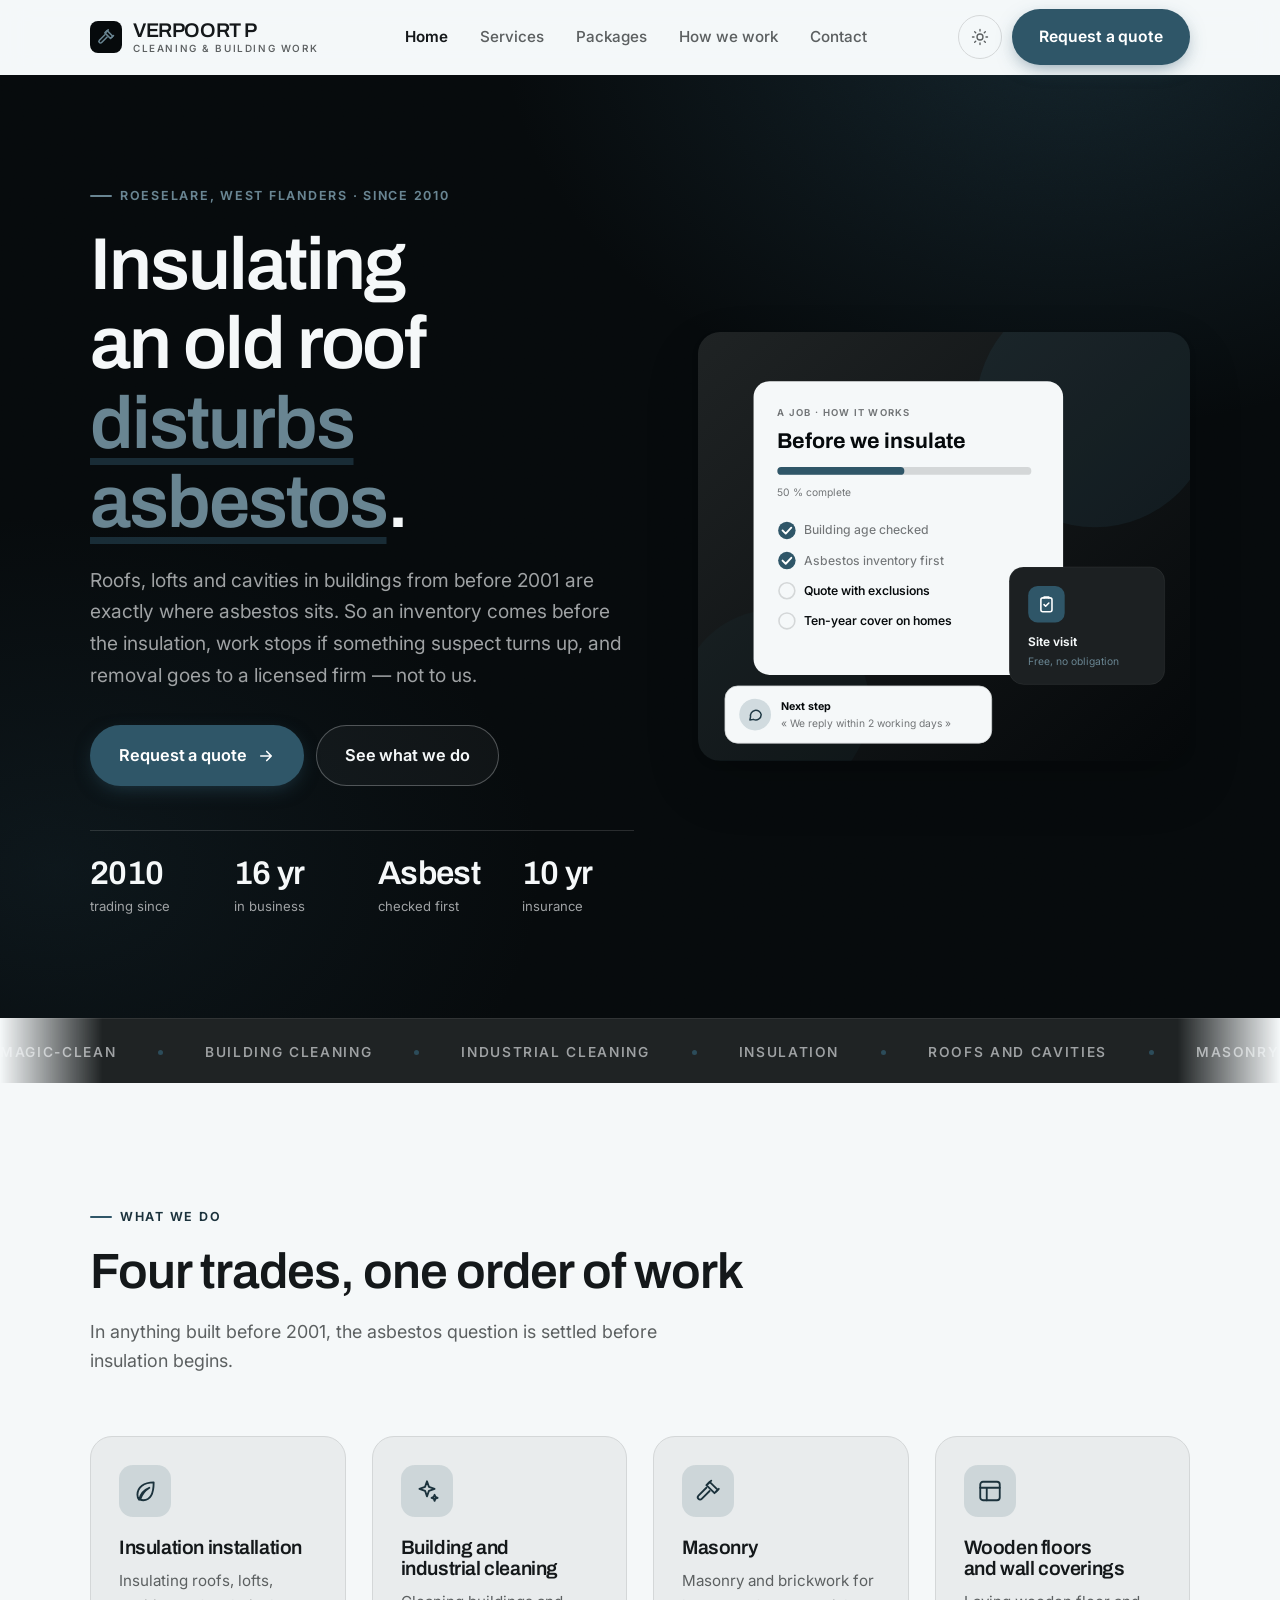
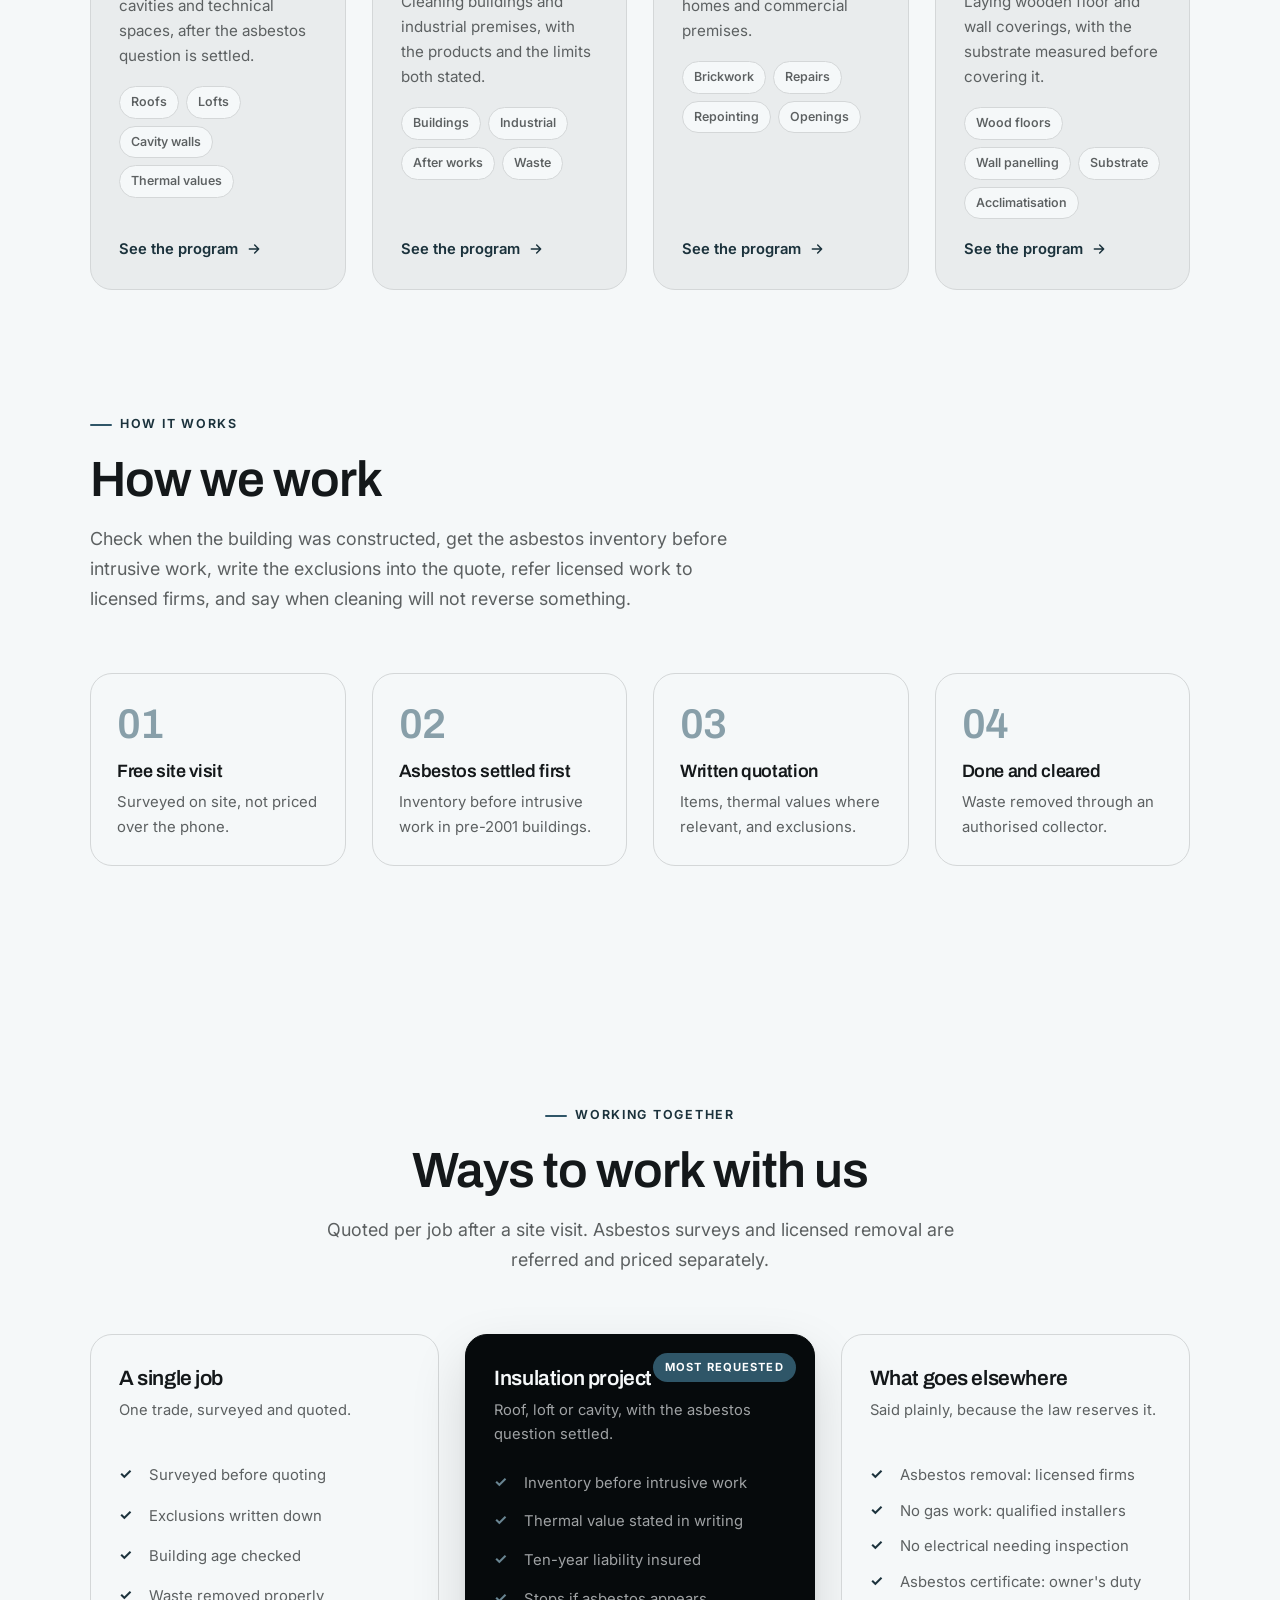
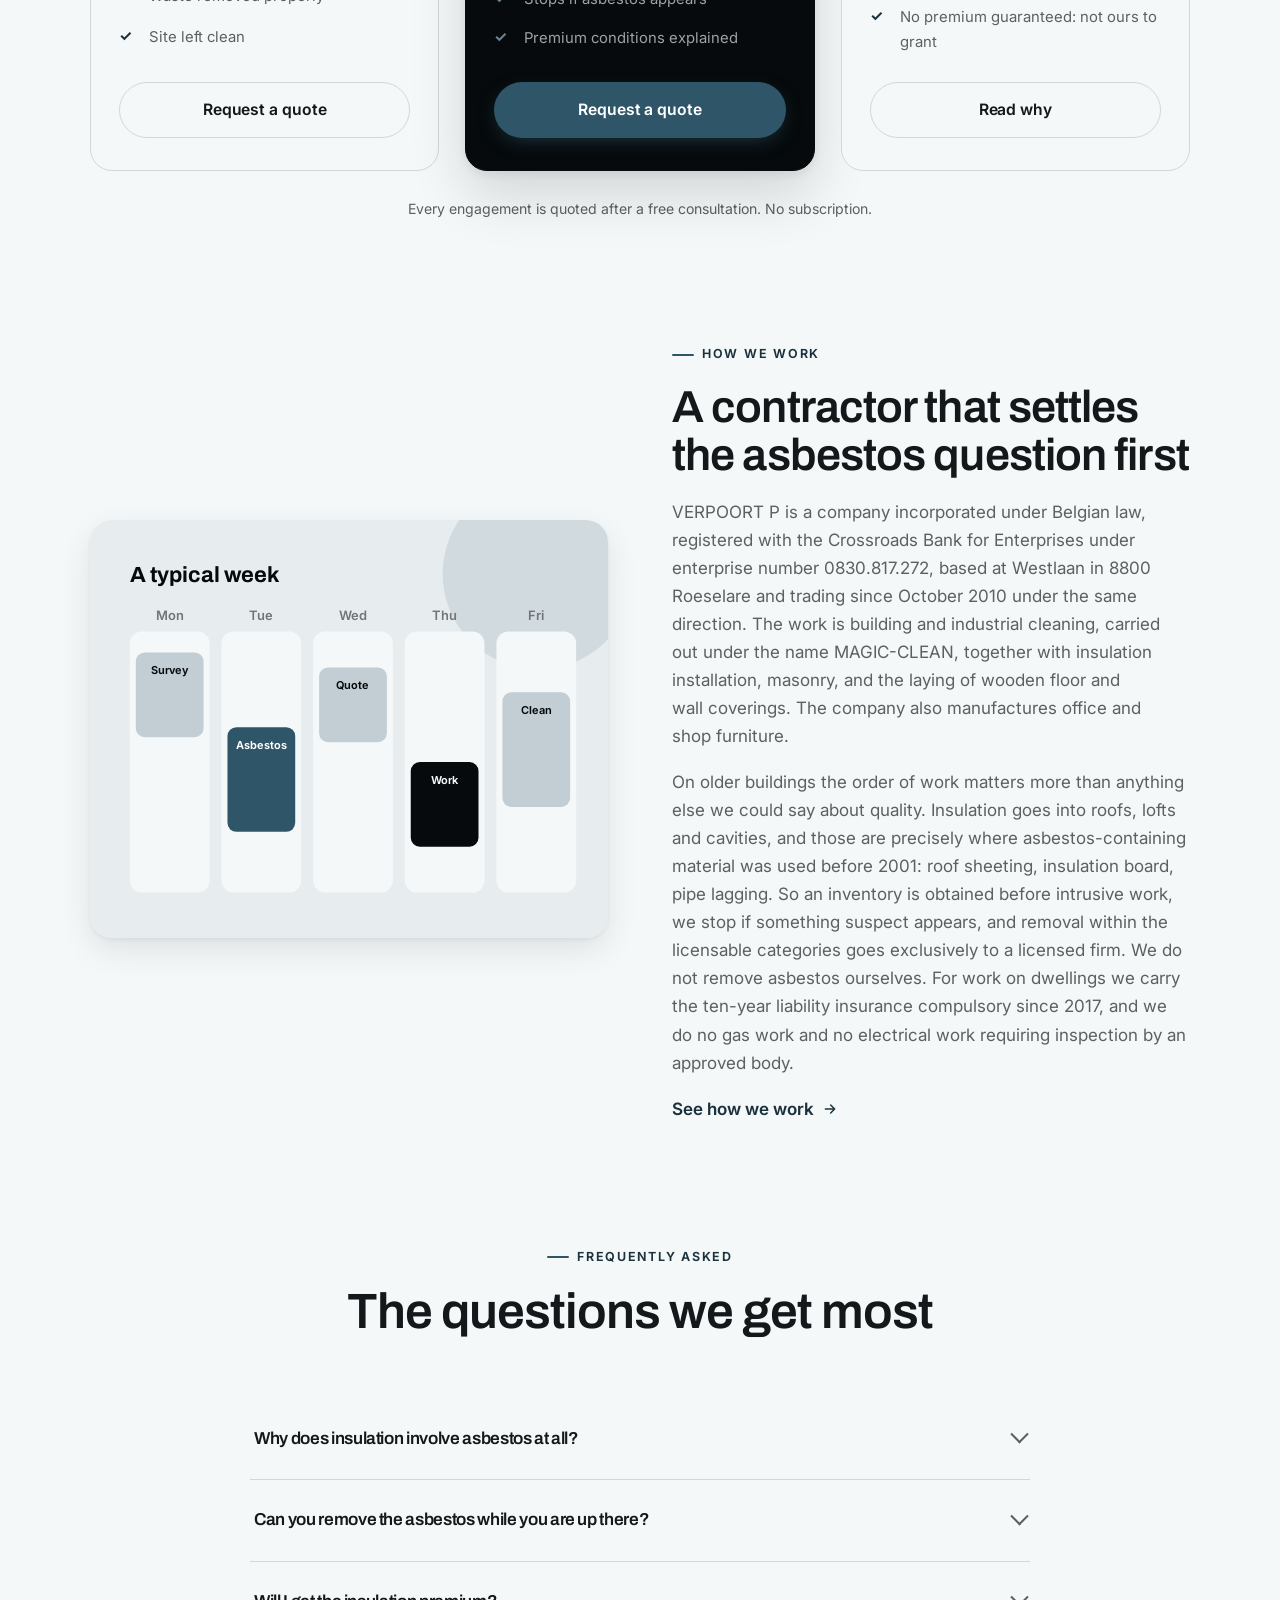
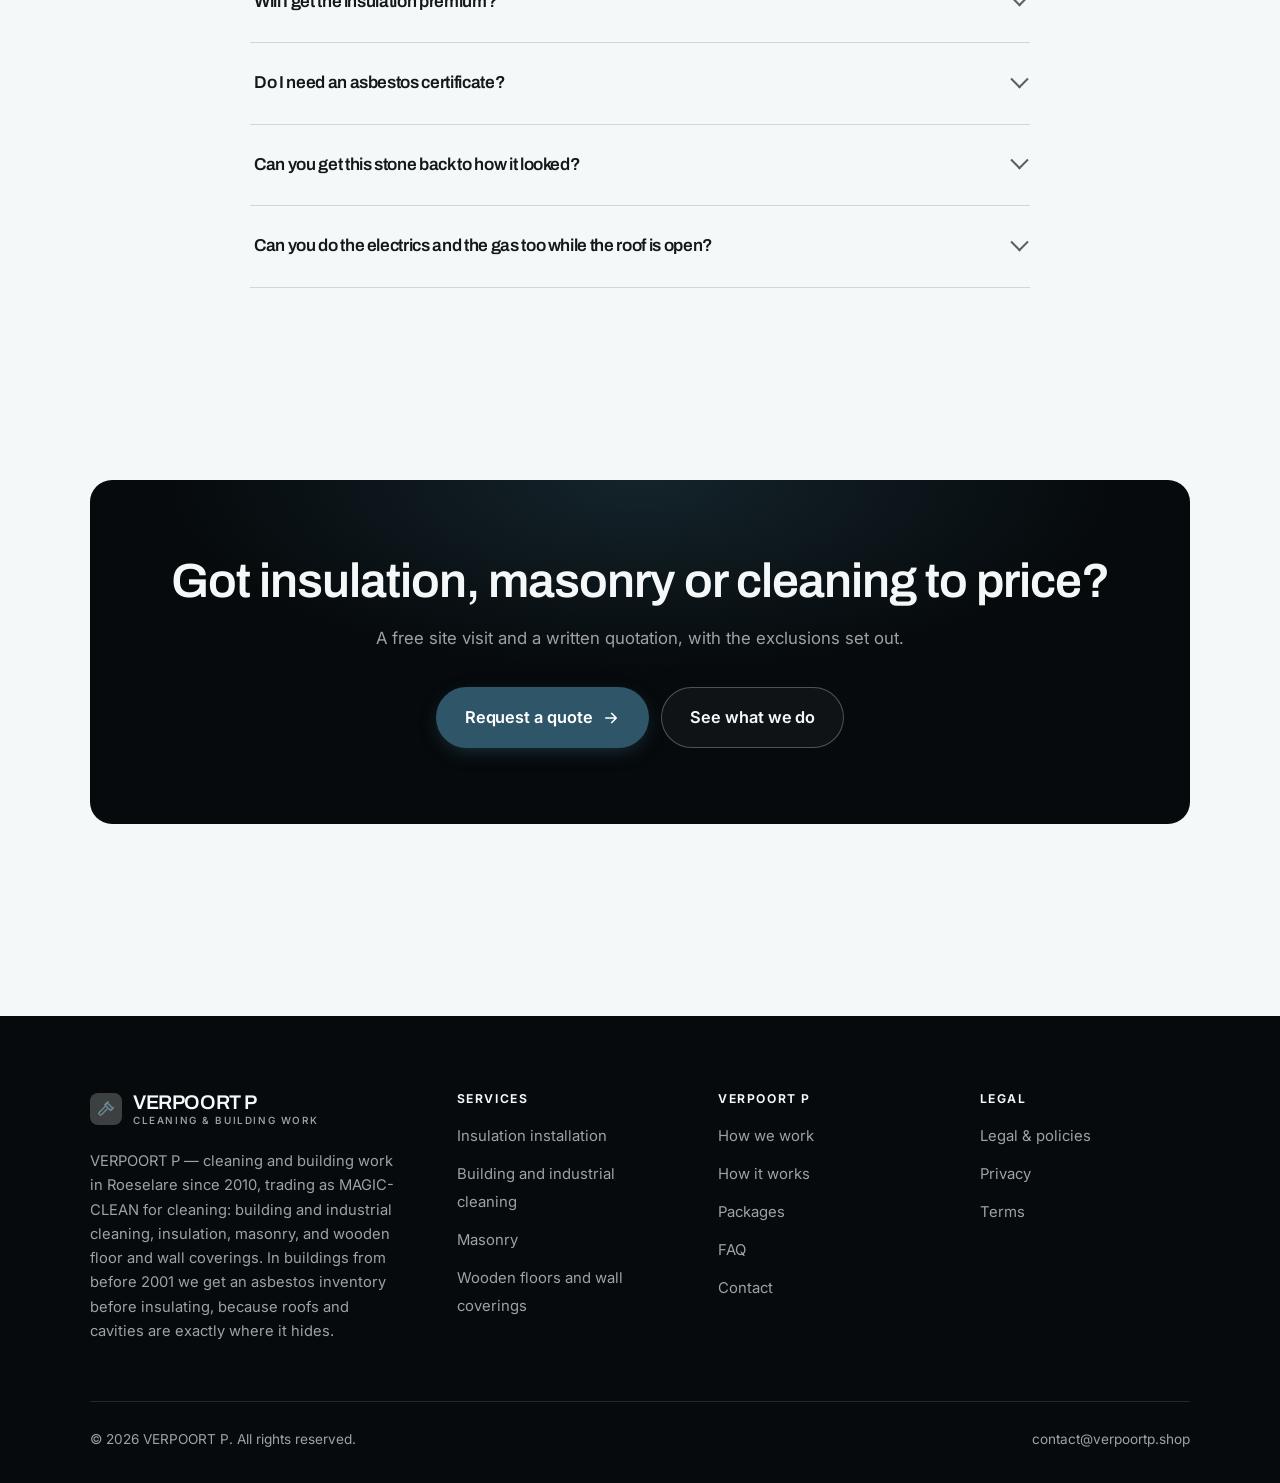
<file: index.html>
<!DOCTYPE html>
<html lang="en" class="no-js">
<head>
<meta charset="utf-8">
<meta name="viewport" content="width=device-width, initial-scale=1">
<title>VERPOORT P — cleaning and building work, Roeselare</title>
<meta name="description" content="VERPOORT P in Roeselare: building and industrial cleaning as MAGIC-CLEAN, insulation installation, masonry, and wooden floor and wall coverings.">
<link rel="canonical" href="https://verpoortp.shop/">

<meta property="og:type" content="website">
<meta property="og:url" content="https://verpoortp.shop/">
<meta property="og:site_name" content="VERPOORT P">
<meta property="og:locale" content="en_US">
<meta property="og:title" content="VERPOORT P — cleaning and building work, Roeselare">
<meta property="og:description" content="VERPOORT P in Roeselare: building and industrial cleaning as MAGIC-CLEAN, insulation installation, masonry, and wooden floor and wall coverings.">
<meta name="theme-color" content="#060a0c">

<link rel="icon" href="assets/img/favicon.svg" type="image/svg+xml">
<link rel="preconnect" href="https://fonts.googleapis.com">
<link rel="preconnect" href="https://fonts.gstatic.com" crossorigin>
<link rel="stylesheet" href="https://fonts.googleapis.com/css2?family=Archivo:wght@400;500;600;700&family=Inter:wght@400..700&display=swap">
<link rel="stylesheet" href="assets/css/style.css">

<!-- Thème appliqué avant le premier rendu (évite le flash) -->
<script>
document.documentElement.classList.remove('no-js');
(function(){try{var t=localStorage.getItem('site-theme');if(t){document.documentElement.setAttribute('data-theme',t);}}catch(e){}})();
</script>
<script type="application/ld+json">
{
  "@context": "https://schema.org",
  "@type": "Organization",
  "name": "VERPOORT P",
  "url": "https://verpoortp.shop/",
  "email": "contact@verpoortp.shop",
  "description": "VERPOORT P in Roeselare: building and industrial cleaning as MAGIC-CLEAN, insulation installation, masonry, and wooden floor and wall coverings.",
  "areaServed": "US",
  "knowsLanguage": "en"
}
</script>
</head>

<body>
<a class="skip-link" href="#main">Skip to main content</a>

<header class="site-header">
  <nav class="wrap nav" aria-label="Main navigation">
    <a class="brand" href="index.html">
      <svg class="brand__mark" viewBox="0 0 64 64" aria-hidden="true">
        <rect class="bm-bg" width="64" height="64" rx="16"/>
        <g class="bm-ic" transform="translate(14 14) scale(1.5)" fill="none" stroke-width="2.1" stroke-linecap="round" stroke-linejoin="round"><path d="M13.5 3.5 21 11l-3 3-7.5-7.5z"/><path d="M10.5 9 3.2 16.3a2.1 2.1 0 0 0 3 3L13.5 12"/><path d="M15 2.5 12 5.5M19.5 12.5 22 10"/></g>
      </svg>
      <span>VERPOORT P<span class="brand__sub">CLEANING &amp; BUILDING WORK</span></span>
    </a>

    <ul class="nav__links" id="nav-links">
      <li><a href="index.html" aria-current="page">Home</a></li>
      <li><a href="programs.html">Services</a></li>
      <li><a href="index.html#pricing">Packages</a></li>
      <li><a href="about.html">How we work</a></li>
      <li><a href="contact.html">Contact</a></li>
      <li><a class="btn btn--primary" href="contact.html">Request a quote</a></li>
    </ul>

    <div class="nav__cta">
      <button class="theme-toggle" type="button" aria-label="Switch to dark theme">
        <svg class="icon-sun" viewBox="0 0 24 24" fill="none" stroke="currentColor" stroke-width="1.8" stroke-linecap="round" aria-hidden="true"><circle cx="12" cy="12" r="4"/><path d="M12 2v2m0 16v2M2 12h2m16 0h2M4.9 4.9l1.4 1.4m11.4 11.4 1.4 1.4M19.1 4.9l-1.4 1.4M6.3 17.7l-1.4 1.4"/></svg>
        <svg class="icon-moon" viewBox="0 0 24 24" fill="none" stroke="currentColor" stroke-width="1.8" stroke-linecap="round" stroke-linejoin="round" aria-hidden="true"><path d="M21 12.8A9 9 0 1 1 11.2 3a7 7 0 0 0 9.8 9.8z"/></svg>
      </button>
      <a class="btn btn--primary" href="contact.html">Request a quote</a>
      <button class="nav__toggle" type="button" aria-expanded="false" aria-controls="nav-links" aria-label="Open menu">
        <svg class="icon-open" viewBox="0 0 24 24" fill="none" stroke="currentColor" stroke-width="2" stroke-linecap="round" aria-hidden="true"><path d="M3 6h18M3 12h18M3 18h18"/></svg>
        <svg class="icon-close" viewBox="0 0 24 24" fill="none" stroke="currentColor" stroke-width="2" stroke-linecap="round" aria-hidden="true"><path d="M6 6l12 12M18 6L6 18"/></svg>
      </button>
    </div>
  </nav>
</header>

<main id="main">

<section class="hero">
  <div class="wrap hero__inner">
    <div>
      <span class="eyebrow hero__eyebrow">Roeselare, West Flanders · Since 2010</span>
      <h1>Insulating an old roof<br> <em>disturbs asbestos</em>.</h1>
      <p class="hero__lede">Roofs, lofts and cavities in buildings from before 2001 are exactly where asbestos sits. So an inventory comes before the insulation, work stops if something suspect turns up, and removal goes to a licensed firm — not to us.</p>

      <div class="hero__actions">
        <a class="btn btn--primary btn--lg" href="contact.html">Request a quote <svg viewBox="0 0 24 24" fill="none" stroke="currentColor" stroke-width="2.2" stroke-linecap="round" stroke-linejoin="round" aria-hidden="true"><path d="M5 12h14M13 6l6 6-6 6"/></svg></a>
        <a class="btn btn--on-dark btn--lg" href="programs.html">See what we do</a>
      </div>

      <ul class="hero__proof">
        <li><span class="stat__num">2010</span><span class="stat__label">trading since</span></li>
        <li><span class="stat__num">16 yr</span><span class="stat__label">in business</span></li>
        <li><span class="stat__num">Asbest</span><span class="stat__label">checked first</span></li>
        <li><span class="stat__num">10 yr</span><span class="stat__label">insurance</span></li>
      </ul>
    </div>

    <div class="hero__art">
      <svg viewBox="0 0 620 540" role="img" aria-label="How a job with VERPOORT P works, from checking the building age to the asbestos inventory.">
        <defs>
          <linearGradient id="hbg" x1="0" y1="0" x2="1" y2="1">
            <stop offset="0" stop-color="#1f2324"/><stop offset="1" stop-color="#05080a"/>
          </linearGradient>
        </defs>
        <rect width="620" height="540" rx="22" fill="url(#hbg)"/>
        <circle cx="500" cy="96" r="150" fill="#2f5668" opacity=".16"/>
        <circle cx="96" cy="470" r="120" fill="#2f5668" opacity=".08"/>

        <g style="font-family: var(--font-body)">
          <!-- Carte programme -->
          <rect x="70" y="62" width="390" height="370" rx="20" fill="#f5f8f9"/>
          <text x="100" y="106" font-size="12" font-weight="650" letter-spacing="1.6" fill="#727577">A JOB · HOW IT WORKS</text>
          <text x="100" y="146" font-size="27" font-weight="700" fill="#060a0c" style="font-family: var(--font-display)">Before we insulate</text>
          <rect x="100" y="170" width="320" height="10" rx="5" fill="#d4d7d8"/>
          <rect x="100" y="170" width="160" height="10" rx="5" fill="#2f5668"/>
          <text x="100" y="206" font-size="13" fill="#727577">50 % complete</text>
          <circle cx="112" cy="250" r="11" fill="#2f5668"/><path d="M106.5 250l4 4 7-7.5" fill="none" stroke="#ffffff" stroke-width="2.4" stroke-linecap="round" stroke-linejoin="round"/><text x="134" y="255" font-size="15.5" fill="#727577" font-weight="450">Building age checked</text>
          <circle cx="112" cy="288" r="11" fill="#2f5668"/><path d="M106.5 288l4 4 7-7.5" fill="none" stroke="#ffffff" stroke-width="2.4" stroke-linecap="round" stroke-linejoin="round"/><text x="134" y="293" font-size="15.5" fill="#727577" font-weight="450">Asbestos inventory first</text>
          <circle cx="112" cy="326" r="10" fill="none" stroke="#d4d7d8" stroke-width="2"/><text x="134" y="331" font-size="15.5" fill="#060a0c" font-weight="560">Quote with exclusions</text>
          <circle cx="112" cy="364" r="10" fill="none" stroke="#d4d7d8" stroke-width="2"/><text x="134" y="369" font-size="15.5" fill="#060a0c" font-weight="560">Ten-year cover on homes</text>

          <!-- Carte séance -->
          <rect x="392" y="296" width="196" height="148" rx="18" fill="#1c2022" stroke="#ffffff" stroke-opacity=".08"/>
          <rect x="416" y="320" width="46" height="46" rx="12" fill="#2f5668"/>
          <g transform="translate(427 331)" fill="none" stroke="#ffffff" color="#ffffff" stroke-width="2" stroke-linecap="round" stroke-linejoin="round"><rect x="5" y="4" width="14" height="17.5" rx="2.5"/><path d="M9 4V3h6v1M9 12.5l2 2 4-4"/></g>
          <text x="416" y="396" font-size="15" font-weight="650" fill="#f5f8f9">Site visit</text>
          <text x="416" y="420" font-size="13" fill="#698592">Free, no obligation</text>

          <!-- Retour du coach -->
          <rect x="34" y="446" width="336" height="72" rx="16" fill="#f5f8f9" stroke="#d4d7d8"/>
          <circle cx="72" cy="482" r="20" fill="#d1dbdf"/>
          <g transform="translate(62 472) scale(.84)" fill="none" stroke="#1f3844" stroke-width="2.2" stroke-linecap="round" stroke-linejoin="round"><path d="M21 12a8 8 0 0 1-11.6 7.1L4 20l1-4.6A8 8 0 1 1 21 12z"/></g>
          <text x="104" y="476" font-size="13.5" font-weight="700" fill="#060a0c">Next step</text>
          <text x="104" y="498" font-size="13" fill="#727577">« We reply within 2 working days »</text>
        </g>
      </svg>
    </div>
  </div>
</section>

<div class="marquee" aria-hidden="true">
  <div class="marquee__track"><span>MAGIC-CLEAN</span><span>Building cleaning</span><span>Industrial cleaning</span><span>Insulation</span><span>Roofs and cavities</span><span>Masonry</span><span>Wooden floors</span><span>Wall coverings</span><span>Asbestos inventory first</span><span>Licensed removal referred</span><span>MAGIC-CLEAN</span><span>Building cleaning</span><span>Industrial cleaning</span><span>Insulation</span><span>Roofs and cavities</span><span>Masonry</span><span>Wooden floors</span><span>Wall coverings</span><span>Asbestos inventory first</span><span>Licensed removal referred</span></div>
</div>

<section class="section wrap" id="programs">
  <div class="section-head reveal">
    <span class="eyebrow">What we do</span>
    <h2>Four trades, one order of work</h2>
    <p>In anything built before 2001, the asbestos question is settled before insulation begins.</p>
  </div>
  <div class="grid grid--4 reveal-group">
    <a class="card" href="programs.html#insulation">
      <div class="card__icon"><svg viewBox="0 0 24 24" fill="none" stroke="currentColor" stroke-width="1.7" stroke-linecap="round" stroke-linejoin="round" aria-hidden="true"><path d="M20 4c-9 0-15 4.5-15 11.5 0 2 .6 3.4 1.5 4.5C8 14 12 10.5 16 9c-4 2.5-7 6-8.5 11 1 .4 2 .5 3 .5C17 20.5 20 14 20 4z"/></svg></div>
      <h3>Insulation installation</h3>
      <p>Insulating roofs, lofts, cavities and technical spaces, after the asbestos question is settled.</p>
      <ul class="tags"><li>Roofs</li><li>Lofts</li><li>Cavity walls</li><li>Thermal values</li></ul>
      <span class="arrow-link">See the program <svg viewBox="0 0 24 24" fill="none" stroke="currentColor" stroke-width="2.2" stroke-linecap="round" stroke-linejoin="round" aria-hidden="true"><path d="M5 12h14M13 6l6 6-6 6"/></svg></span>
    </a>
    <a class="card" href="programs.html#cleaning">
      <div class="card__icon"><svg viewBox="0 0 24 24" fill="none" stroke="currentColor" stroke-width="1.7" stroke-linecap="round" stroke-linejoin="round" aria-hidden="true"><path d="M12 3l1.8 5.2L19 10l-5.2 1.8L12 17l-1.8-5.2L5 10l5.2-1.8zM19 15.5l.8 2 2 .8-2 .8-.8 2-.8-2-2-.8 2-.8z"/></svg></div>
      <h3>Building and industrial cleaning</h3>
      <p>Cleaning buildings and industrial premises, with the products and the limits both stated.</p>
      <ul class="tags"><li>Buildings</li><li>Industrial</li><li>After works</li><li>Waste</li></ul>
      <span class="arrow-link">See the program <svg viewBox="0 0 24 24" fill="none" stroke="currentColor" stroke-width="2.2" stroke-linecap="round" stroke-linejoin="round" aria-hidden="true"><path d="M5 12h14M13 6l6 6-6 6"/></svg></span>
    </a>
    <a class="card" href="programs.html#masonry">
      <div class="card__icon"><svg viewBox="0 0 24 24" fill="none" stroke="currentColor" stroke-width="1.7" stroke-linecap="round" stroke-linejoin="round" aria-hidden="true"><path d="M13.5 3.5 21 11l-3 3-7.5-7.5z"/><path d="M10.5 9 3.2 16.3a2.1 2.1 0 0 0 3 3L13.5 12"/><path d="M15 2.5 12 5.5M19.5 12.5 22 10"/></svg></div>
      <h3>Masonry</h3>
      <p>Masonry and brickwork for homes and commercial premises.</p>
      <ul class="tags"><li>Brickwork</li><li>Repairs</li><li>Repointing</li><li>Openings</li></ul>
      <span class="arrow-link">See the program <svg viewBox="0 0 24 24" fill="none" stroke="currentColor" stroke-width="2.2" stroke-linecap="round" stroke-linejoin="round" aria-hidden="true"><path d="M5 12h14M13 6l6 6-6 6"/></svg></span>
    </a>
    <a class="card" href="programs.html#floors">
      <div class="card__icon"><svg viewBox="0 0 24 24" fill="none" stroke="currentColor" stroke-width="1.7" stroke-linecap="round" stroke-linejoin="round" aria-hidden="true"><rect x="3" y="3.5" width="18" height="17" rx="2.5"/><path d="M3 9h18M9 9v11.5"/></svg></div>
      <h3>Wooden floors and wall coverings</h3>
      <p>Laying wooden floor and wall coverings, with the substrate measured before covering it.</p>
      <ul class="tags"><li>Wood floors</li><li>Wall panelling</li><li>Substrate</li><li>Acclimatisation</li></ul>
      <span class="arrow-link">See the program <svg viewBox="0 0 24 24" fill="none" stroke="currentColor" stroke-width="2.2" stroke-linecap="round" stroke-linejoin="round" aria-hidden="true"><path d="M5 12h14M13 6l6 6-6 6"/></svg></span>
    </a>
  </div>
</section>

<section class="section section--flush wrap" id="how-it-works">
  <div class="section-head reveal">
    <span class="eyebrow">How it works</span>
    <h2>How we work</h2>
    <p>Check when the building was constructed, get the asbestos inventory before intrusive work, write the exclusions into the quote, refer licensed work to licensed firms, and say when cleaning will not reverse something.</p>
  </div>
  <div class="grid grid--4 steps reveal-group">
    <article class="step">
      <h3>Free site visit</h3>
      <p>Surveyed on site, not priced over the phone.</p>
    </article>
    <article class="step">
      <h3>Asbestos settled first</h3>
      <p>Inventory before intrusive work in pre-2001 buildings.</p>
    </article>
    <article class="step">
      <h3>Written quotation</h3>
      <p>Items, thermal values where relevant, and exclusions.</p>
    </article>
    <article class="step">
      <h3>Done and cleared</h3>
      <p>Waste removed through an authorised collector.</p>
    </article>
  </div>
</section>

<section class="section wrap" id="pricing">
  <div class="section-head section-head--center reveal">
    <span class="eyebrow">Working together</span>
    <h2>Ways to work with us</h2>
    <p>Quoted per job after a site visit. Asbestos surveys and licensed removal are referred and priced separately.</p>
  </div>
  <div class="grid grid--3 plans reveal-group">
    <article class="plan">
      
      <h3>A single job</h3>
      <p class="plan__desc">One trade, surveyed and quoted.</p>
      
      <ul class="plan__features">
        <li>Surveyed before quoting</li>
        <li>Exclusions written down</li>
        <li>Building age checked</li>
        <li>Waste removed properly</li>
        <li>Site left clean</li>
      </ul>
      <a class="btn btn--ghost btn--block" href="contact.html">Request a quote</a>
    </article>
    <article class="plan plan--featured">
      <span class="plan__tag">Most requested</span>
      <h3>Insulation project</h3>
      <p class="plan__desc">Roof, loft or cavity, with the asbestos question settled.</p>
      
      <ul class="plan__features">
        <li>Inventory before intrusive work</li>
        <li>Thermal value stated in writing</li>
        <li>Ten-year liability insured</li>
        <li>Stops if asbestos appears</li>
        <li>Premium conditions explained</li>
      </ul>
      <a class="btn btn--primary btn--block" href="contact.html">Request a quote</a>
    </article>
    <article class="plan">
      
      <h3>What goes elsewhere</h3>
      <p class="plan__desc">Said plainly, because the law reserves it.</p>
      
      <ul class="plan__features">
        <li>Asbestos removal: licensed firms</li>
        <li>No gas work: qualified installers</li>
        <li>No electrical needing inspection</li>
        <li>Asbestos certificate: owner's duty</li>
        <li>No premium guaranteed: not ours to grant</li>
      </ul>
      <a class="btn btn--ghost btn--block" href="contact.html">Read why</a>
    </article>
  </div>
  <p class="plans-note">Every engagement is quoted after a free consultation. No subscription.</p>
</section>

<section class="section section--flush wrap">
  <div class="split reveal">
    <div class="split__art">
      <svg viewBox="0 0 520 420" role="img" aria-label="Example of a typical week: Survey, Asbestos, Quote, Work, Clean.">
        <rect width="520" height="420" rx="20" fill="#e7edef"/>
        <circle cx="450" cy="54" r="96" fill="#2f5668" opacity=".12"/>
        <g style="font-family: var(--font-body)">
        <text x="40" y="62" font-size="22" font-weight="700" fill="#060a0c" style="font-family: var(--font-display)">A typical week</text>
        <text x="80" y="100" text-anchor="middle" font-size="13" font-weight="600" fill="#727577">Mon</text>
        <rect x="40" y="112" width="80" height="262" rx="12" fill="#f5f8f9"/>
        <rect x="46" y="133" width="68" height="85" rx="9" fill="#c2ced3"/>
        <text x="80" y="155" text-anchor="middle" font-size="11" font-weight="650" fill="#060a0c">Survey</text>
        <text x="172" y="100" text-anchor="middle" font-size="13" font-weight="600" fill="#727577">Tue</text>
        <rect x="132" y="112" width="80" height="262" rx="12" fill="#f5f8f9"/>
        <rect x="138" y="208" width="68" height="105" rx="9" fill="#2f5668"/>
        <text x="172" y="230" text-anchor="middle" font-size="11" font-weight="650" fill="#ffffff">Asbestos</text>
        <text x="264" y="100" text-anchor="middle" font-size="13" font-weight="600" fill="#727577">Wed</text>
        <rect x="224" y="112" width="80" height="262" rx="12" fill="#f5f8f9"/>
        <rect x="230" y="148" width="68" height="75" rx="9" fill="#c2ced3"/>
        <text x="264" y="170" text-anchor="middle" font-size="11" font-weight="650" fill="#060a0c">Quote</text>
        <text x="356" y="100" text-anchor="middle" font-size="13" font-weight="600" fill="#727577">Thu</text>
        <rect x="316" y="112" width="80" height="262" rx="12" fill="#f5f8f9"/>
        <rect x="322" y="243" width="68" height="85" rx="9" fill="#060a0c"/>
        <text x="356" y="265" text-anchor="middle" font-size="11" font-weight="650" fill="#f5f8f9">Work</text>
        <text x="448" y="100" text-anchor="middle" font-size="13" font-weight="600" fill="#727577">Fri</text>
        <rect x="408" y="112" width="80" height="262" rx="12" fill="#f5f8f9"/>
        <rect x="414" y="173" width="68" height="115" rx="9" fill="#c2ced3"/>
        <text x="448" y="195" text-anchor="middle" font-size="11" font-weight="650" fill="#060a0c">Clean</text>
        </g>
      </svg>
    </div>
    <div>
      <span class="eyebrow">How we work</span>
      <h2>A contractor that settles the asbestos question first</h2>
      <p>VERPOORT P is a company incorporated under Belgian law, registered with the Crossroads Bank for Enterprises under enterprise number 0830.817.272, based at Westlaan in 8800 Roeselare and trading since October 2010 under the same direction. The work is building and industrial cleaning, carried out under the name MAGIC-CLEAN, together with insulation installation, masonry, and the laying of wooden floor and wall coverings. The company also manufactures office and shop furniture.</p>
      <p>On older buildings the order of work matters more than anything else we could say about quality. Insulation goes into roofs, lofts and cavities, and those are precisely where asbestos-containing material was used before 2001: roof sheeting, insulation board, pipe lagging. So an inventory is obtained before intrusive work, we stop if something suspect appears, and removal within the licensable categories goes exclusively to a licensed firm. We do not remove asbestos ourselves. For work on dwellings we carry the ten-year liability insurance compulsory since 2017, and we do no gas work and no electrical work requiring inspection by an approved body.</p>
      <p><a class="arrow-link" href="about.html">See how we work <svg viewBox="0 0 24 24" fill="none" stroke="currentColor" stroke-width="2.2" stroke-linecap="round" stroke-linejoin="round" aria-hidden="true"><path d="M5 12h14M13 6l6 6-6 6"/></svg></a></p>
    </div>
  </div>
</section>

<section class="section section--flush wrap" id="faq">
  <div class="section-head section-head--center reveal">
    <span class="eyebrow">Frequently asked</span>
    <h2>The questions we get most</h2>
  </div>
  <div class="faq reveal">
    <details>
      <summary>Why does insulation involve asbestos at all?</summary>
      <p>Because of where insulation goes. Roof sheeting, loft insulation board and pipe lagging in buildings from before 2001 commonly contain asbestos, and insulating those spaces disturbs them. An inventory before intrusive work costs a short delay; discovering it mid-job after fibres have been released is a different problem entirely. If something suspect appears we stop.</p>
    </details>
    <details>
      <summary>Can you remove the asbestos while you are up there?</summary>
      <p>No. Removal within the licensable categories is reserved to firms licensed for it, and improvising is exactly how a house gets contaminated. We will stop, tell you what we have found, and refer you to a licensed contractor.</p>
    </details>
    <details>
      <summary>Will I get the insulation premium?</summary>
      <p>That is for the granting authority to decide, not us, and we will not promise it. What we can do is state the thermal resistance we will install and the specification we will use, since entitlement usually turns on the figure achieved and on conditions such as using a registered contractor. Check the current conditions before committing, because they change.</p>
    </details>
    <details>
      <summary>Do I need an asbestos certificate?</summary>
      <p>If you are selling a building constructed before 2001 in Flanders, yes, and it is the owner's obligation rather than the contractor's. It is a separate matter from the inventory we obtain before working, though the two often turn up the same material. Worth sorting early if a sale is anywhere on the horizon.</p>
    </details>
    <details>
      <summary>Can you get this stone back to how it looked?</summary>
      <p>Possibly, and possibly not, and we would rather test a patch than promise it. Stone that has been sealed with an unknown product, render already failing, or a floor stained through its finish may not come back, and pushing harder with stronger chemicals usually damages the surface rather than cleaning it. We will show you the test area and let you decide.</p>
    </details>
    <details>
      <summary>Can you do the electrics and the gas too while the roof is open?</summary>
      <p>No. Gas work needs a separately qualified installer, and electrical installation work requiring inspection by an approved body is not ours either. We will coordinate around those trades, which is the honest version of saying yes.</p>
    </details>
  </div>
</section>

<section class="wrap section--tight">
  <div class="cta-band reveal">
    <h2>Got insulation, masonry or cleaning to price?</h2>
    <p>A free site visit and a written quotation, with the exclusions set out.</p>
    <div class="hero__actions">
      <a class="btn btn--primary btn--lg" href="contact.html">Request a quote <svg viewBox="0 0 24 24" fill="none" stroke="currentColor" stroke-width="2.2" stroke-linecap="round" stroke-linejoin="round" aria-hidden="true"><path d="M5 12h14M13 6l6 6-6 6"/></svg></a>
      <a class="btn btn--on-dark btn--lg" href="programs.html">See what we do</a>
    </div>
  </div>
</section>

</main>

<footer class="site-footer">
  <div class="wrap">
    <div class="footer__grid">
      <div class="footer__brand">
        <a class="brand" href="index.html">
          <svg class="brand__mark" viewBox="0 0 64 64" aria-hidden="true">
        <rect class="bm-bg" width="64" height="64" rx="16"/>
        <g class="bm-ic" transform="translate(14 14) scale(1.5)" fill="none" stroke-width="2.1" stroke-linecap="round" stroke-linejoin="round"><path d="M13.5 3.5 21 11l-3 3-7.5-7.5z"/><path d="M10.5 9 3.2 16.3a2.1 2.1 0 0 0 3 3L13.5 12"/><path d="M15 2.5 12 5.5M19.5 12.5 22 10"/></g>
      </svg>
          <span>VERPOORT P<span class="brand__sub">CLEANING &amp; BUILDING WORK</span></span>
        </a>
        <p>VERPOORT P — cleaning and building work in Roeselare since 2010, trading as MAGIC-CLEAN for cleaning: building and industrial cleaning, insulation, masonry, and wooden floor and wall coverings. In buildings from before 2001 we get an asbestos inventory before insulating, because roofs and cavities are exactly where it hides.</p>
      </div>

      <div class="footer__col">
        <h4>Services</h4>
        <ul>
          <li><a href="programs.html#insulation">Insulation installation</a></li>
          <li><a href="programs.html#cleaning">Building and industrial cleaning</a></li>
          <li><a href="programs.html#masonry">Masonry</a></li>
          <li><a href="programs.html#floors">Wooden floors and wall coverings</a></li>
        </ul>
      </div>

      <div class="footer__col">
        <h4>VERPOORT P</h4>
        <ul>
          <li><a href="about.html">How we work</a></li>
          <li><a href="index.html#how-it-works">How it works</a></li>
          <li><a href="index.html#pricing">Packages</a></li>
          <li><a href="index.html#faq">FAQ</a></li>
          <li><a href="contact.html">Contact</a></li>
        </ul>
      </div>

      <div class="footer__col">
        <h4>Legal</h4>
        <ul>
          <li><a href="legal.html">Legal &amp; policies</a></li>
          <li><a href="legal.html#privacy">Privacy</a></li>
          <li><a href="legal.html#terms">Terms</a></li>
        </ul>
      </div>
    </div>

    <div class="footer__bottom">
      <p>© <span data-year>2026</span> VERPOORT P. All rights reserved.</p>
      <p><a href="mailto:contact@verpoortp.shop">contact@verpoortp.shop</a></p>
    </div>
  </div>
</footer>

<script src="assets/js/main.js" defer></script>
</body>
</html>
</file>
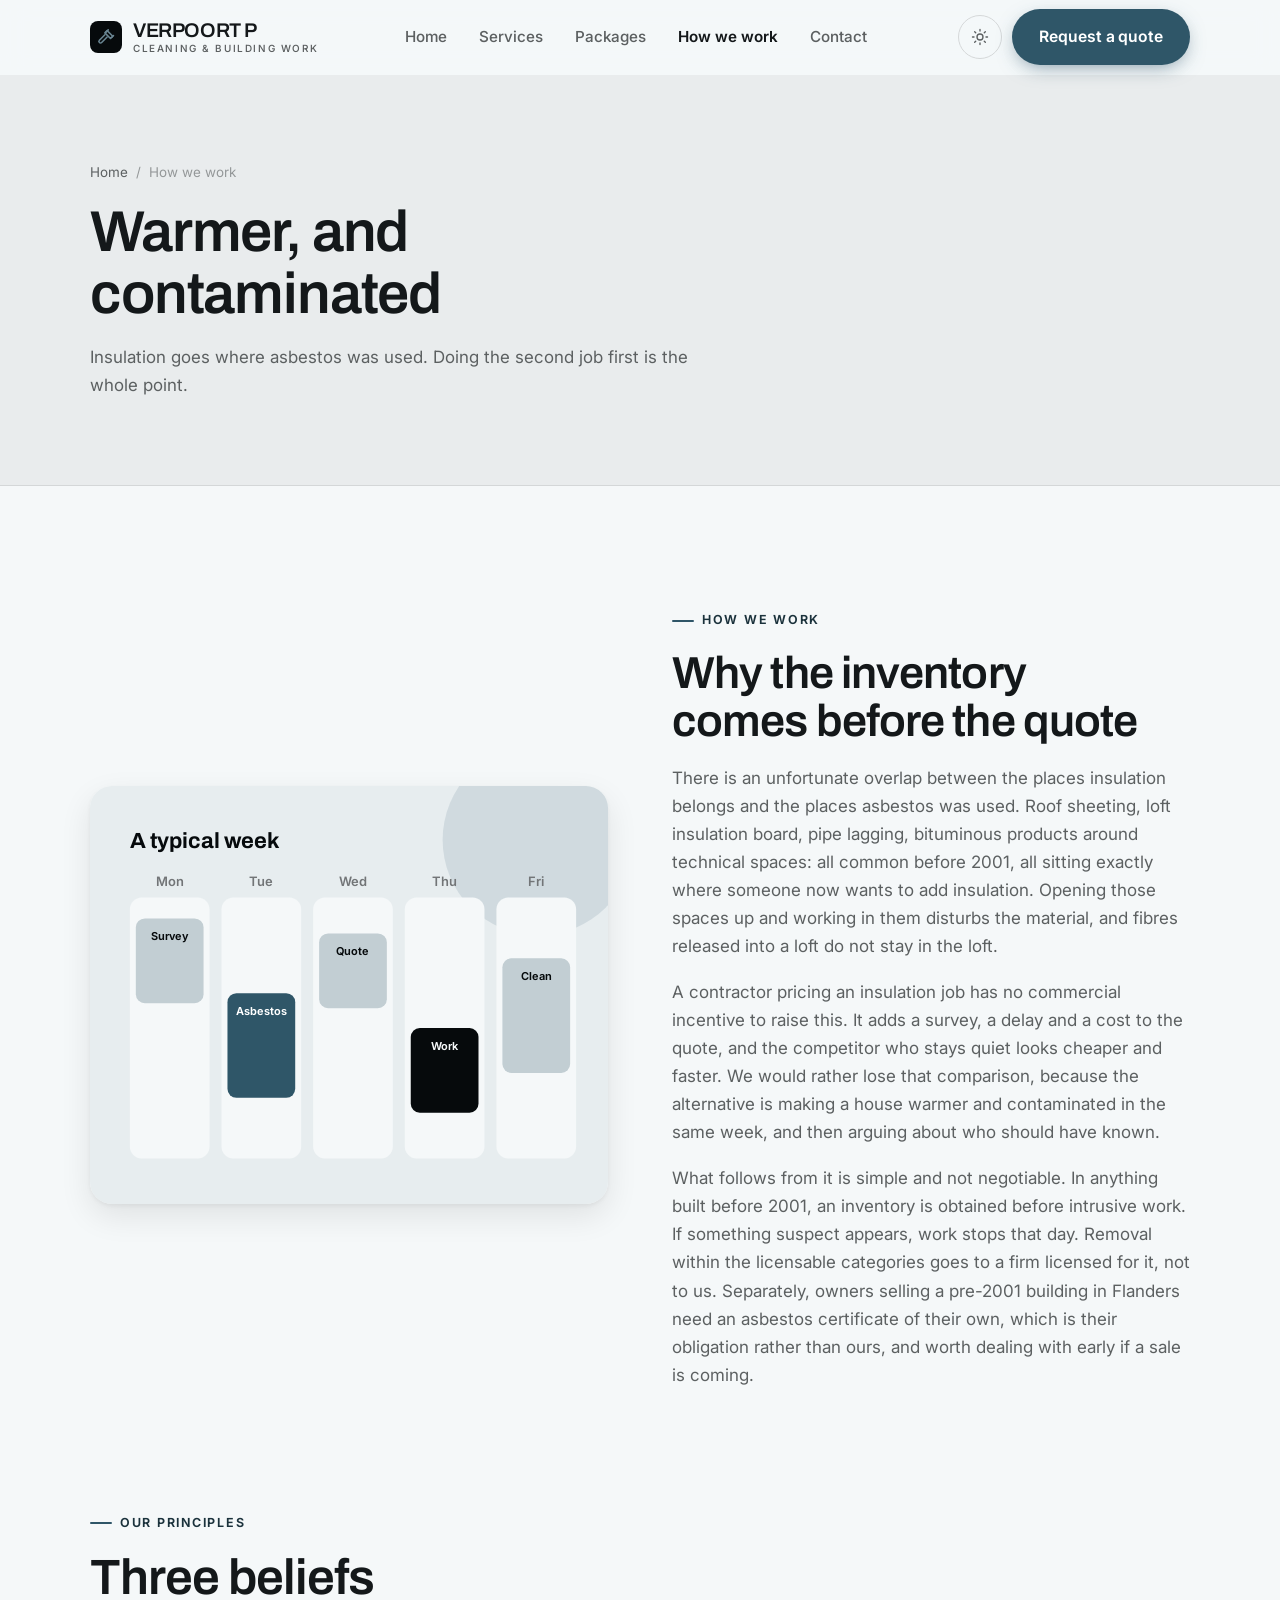
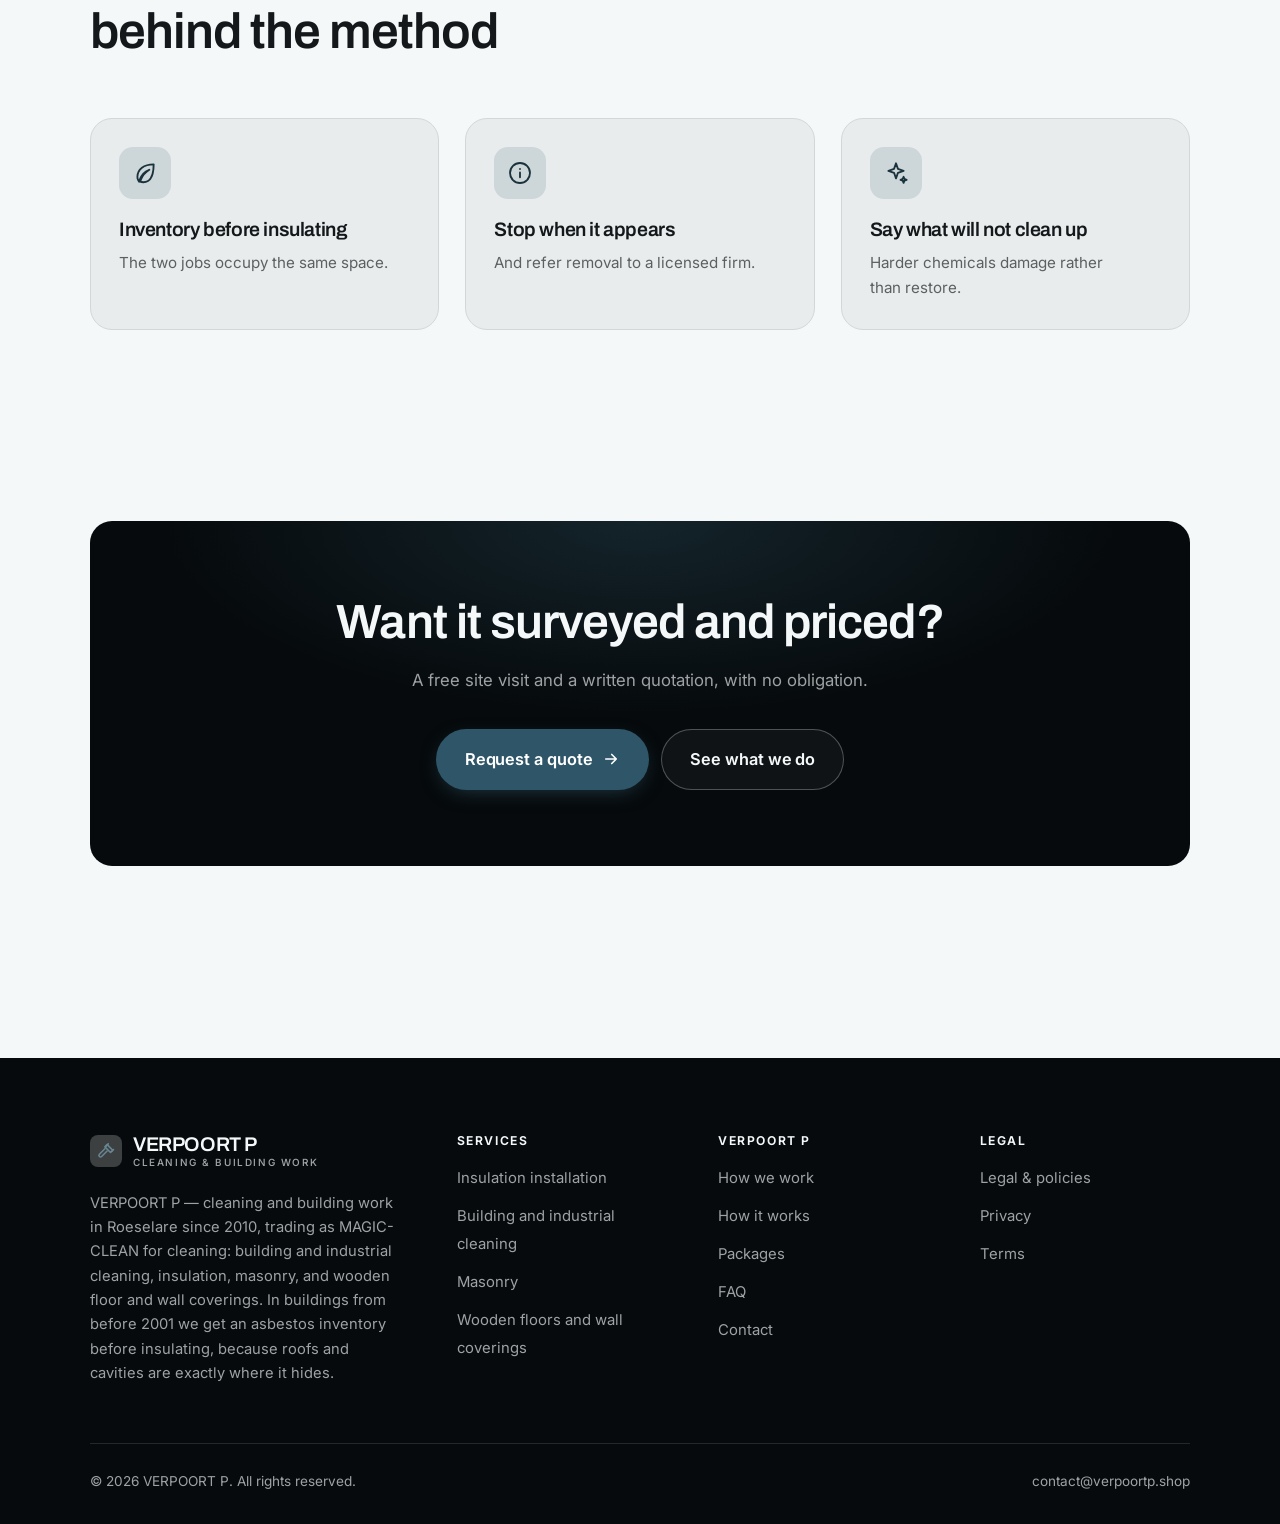
<file: about.html>
<!DOCTYPE html>
<html lang="en" class="no-js">
<head>
<meta charset="utf-8">
<meta name="viewport" content="width=device-width, initial-scale=1">
<title>How we work — VERPOORT P</title>
<meta name="description" content="About VERPOORT P, cleaning and building work in Roeselare since 2010, enterprise number 0830.817.272.">
<link rel="canonical" href="https://verpoortp.shop/about.html">

<meta property="og:type" content="website">
<meta property="og:url" content="https://verpoortp.shop/about.html">
<meta property="og:site_name" content="VERPOORT P">
<meta property="og:locale" content="en_US">
<meta property="og:title" content="How we work — VERPOORT P">
<meta property="og:description" content="About VERPOORT P, cleaning and building work in Roeselare since 2010, enterprise number 0830.817.272.">
<meta name="theme-color" content="#060a0c">

<link rel="icon" href="assets/img/favicon.svg" type="image/svg+xml">
<link rel="preconnect" href="https://fonts.googleapis.com">
<link rel="preconnect" href="https://fonts.gstatic.com" crossorigin>
<link rel="stylesheet" href="https://fonts.googleapis.com/css2?family=Archivo:wght@400;500;600;700&family=Inter:wght@400..700&display=swap">
<link rel="stylesheet" href="assets/css/style.css">

<!-- Thème appliqué avant le premier rendu (évite le flash) -->
<script>
document.documentElement.classList.remove('no-js');
(function(){try{var t=localStorage.getItem('site-theme');if(t){document.documentElement.setAttribute('data-theme',t);}}catch(e){}})();
</script>
</head>

<body>
<a class="skip-link" href="#main">Skip to main content</a>

<header class="site-header">
  <nav class="wrap nav" aria-label="Main navigation">
    <a class="brand" href="index.html">
      <svg class="brand__mark" viewBox="0 0 64 64" aria-hidden="true">
        <rect class="bm-bg" width="64" height="64" rx="16"/>
        <g class="bm-ic" transform="translate(14 14) scale(1.5)" fill="none" stroke-width="2.1" stroke-linecap="round" stroke-linejoin="round"><path d="M13.5 3.5 21 11l-3 3-7.5-7.5z"/><path d="M10.5 9 3.2 16.3a2.1 2.1 0 0 0 3 3L13.5 12"/><path d="M15 2.5 12 5.5M19.5 12.5 22 10"/></g>
      </svg>
      <span>VERPOORT P<span class="brand__sub">CLEANING &amp; BUILDING WORK</span></span>
    </a>

    <ul class="nav__links" id="nav-links">
      <li><a href="index.html">Home</a></li>
      <li><a href="programs.html">Services</a></li>
      <li><a href="index.html#pricing">Packages</a></li>
      <li><a href="about.html" aria-current="page">How we work</a></li>
      <li><a href="contact.html">Contact</a></li>
      <li><a class="btn btn--primary" href="contact.html">Request a quote</a></li>
    </ul>

    <div class="nav__cta">
      <button class="theme-toggle" type="button" aria-label="Switch to dark theme">
        <svg class="icon-sun" viewBox="0 0 24 24" fill="none" stroke="currentColor" stroke-width="1.8" stroke-linecap="round" aria-hidden="true"><circle cx="12" cy="12" r="4"/><path d="M12 2v2m0 16v2M2 12h2m16 0h2M4.9 4.9l1.4 1.4m11.4 11.4 1.4 1.4M19.1 4.9l-1.4 1.4M6.3 17.7l-1.4 1.4"/></svg>
        <svg class="icon-moon" viewBox="0 0 24 24" fill="none" stroke="currentColor" stroke-width="1.8" stroke-linecap="round" stroke-linejoin="round" aria-hidden="true"><path d="M21 12.8A9 9 0 1 1 11.2 3a7 7 0 0 0 9.8 9.8z"/></svg>
      </button>
      <a class="btn btn--primary" href="contact.html">Request a quote</a>
      <button class="nav__toggle" type="button" aria-expanded="false" aria-controls="nav-links" aria-label="Open menu">
        <svg class="icon-open" viewBox="0 0 24 24" fill="none" stroke="currentColor" stroke-width="2" stroke-linecap="round" aria-hidden="true"><path d="M3 6h18M3 12h18M3 18h18"/></svg>
        <svg class="icon-close" viewBox="0 0 24 24" fill="none" stroke="currentColor" stroke-width="2" stroke-linecap="round" aria-hidden="true"><path d="M6 6l12 12M18 6L6 18"/></svg>
      </button>
    </div>
  </nav>
</header>

<main id="main">

<section class="page-head">
  <div class="wrap">
    <nav class="breadcrumb" aria-label="Breadcrumb">
      <a href="index.html">Home</a><span>/</span><span aria-current="page">How we work</span>
    </nav>
    <h1>Warmer, and contaminated</h1>
    <p>Insulation goes where asbestos was used. Doing the second job first is the whole point.</p>
  </div>
</section>

<section class="section wrap">
  <div class="split reveal">
    <div class="split__art">
      <svg viewBox="0 0 520 420" role="img" aria-label="Example of a typical week: Survey, Asbestos, Quote, Work, Clean.">
        <rect width="520" height="420" rx="20" fill="#e7edef"/>
        <circle cx="450" cy="54" r="96" fill="#2f5668" opacity=".12"/>
        <g style="font-family: var(--font-body)">
        <text x="40" y="62" font-size="22" font-weight="700" fill="#060a0c" style="font-family: var(--font-display)">A typical week</text>
        <text x="80" y="100" text-anchor="middle" font-size="13" font-weight="600" fill="#727577">Mon</text>
        <rect x="40" y="112" width="80" height="262" rx="12" fill="#f5f8f9"/>
        <rect x="46" y="133" width="68" height="85" rx="9" fill="#c2ced3"/>
        <text x="80" y="155" text-anchor="middle" font-size="11" font-weight="650" fill="#060a0c">Survey</text>
        <text x="172" y="100" text-anchor="middle" font-size="13" font-weight="600" fill="#727577">Tue</text>
        <rect x="132" y="112" width="80" height="262" rx="12" fill="#f5f8f9"/>
        <rect x="138" y="208" width="68" height="105" rx="9" fill="#2f5668"/>
        <text x="172" y="230" text-anchor="middle" font-size="11" font-weight="650" fill="#ffffff">Asbestos</text>
        <text x="264" y="100" text-anchor="middle" font-size="13" font-weight="600" fill="#727577">Wed</text>
        <rect x="224" y="112" width="80" height="262" rx="12" fill="#f5f8f9"/>
        <rect x="230" y="148" width="68" height="75" rx="9" fill="#c2ced3"/>
        <text x="264" y="170" text-anchor="middle" font-size="11" font-weight="650" fill="#060a0c">Quote</text>
        <text x="356" y="100" text-anchor="middle" font-size="13" font-weight="600" fill="#727577">Thu</text>
        <rect x="316" y="112" width="80" height="262" rx="12" fill="#f5f8f9"/>
        <rect x="322" y="243" width="68" height="85" rx="9" fill="#060a0c"/>
        <text x="356" y="265" text-anchor="middle" font-size="11" font-weight="650" fill="#f5f8f9">Work</text>
        <text x="448" y="100" text-anchor="middle" font-size="13" font-weight="600" fill="#727577">Fri</text>
        <rect x="408" y="112" width="80" height="262" rx="12" fill="#f5f8f9"/>
        <rect x="414" y="173" width="68" height="115" rx="9" fill="#c2ced3"/>
        <text x="448" y="195" text-anchor="middle" font-size="11" font-weight="650" fill="#060a0c">Clean</text>
        </g>
      </svg>
    </div>
    <div>
      <span class="eyebrow">How we work</span>
      <h2>Why the inventory comes before the quote</h2>
      <p>There is an unfortunate overlap between the places insulation belongs and the places asbestos was used. Roof sheeting, loft insulation board, pipe lagging, bituminous products around technical spaces: all common before 2001, all sitting exactly where someone now wants to add insulation. Opening those spaces up and working in them disturbs the material, and fibres released into a loft do not stay in the loft.</p>
      <p>A contractor pricing an insulation job has no commercial incentive to raise this. It adds a survey, a delay and a cost to the quote, and the competitor who stays quiet looks cheaper and faster. We would rather lose that comparison, because the alternative is making a house warmer and contaminated in the same week, and then arguing about who should have known.</p>
      <p>What follows from it is simple and not negotiable. In anything built before 2001, an inventory is obtained before intrusive work. If something suspect appears, work stops that day. Removal within the licensable categories goes to a firm licensed for it, not to us. Separately, owners selling a pre-2001 building in Flanders need an asbestos certificate of their own, which is their obligation rather than ours, and worth dealing with early if a sale is coming.</p>
      <!--
        TO DO: add a short introduction of the coach (name, real background),
        with a photo if possible. Do not invent credentials — see README.md.
      -->
    </div>
  </div>
</section>

<section class="section section--flush wrap">
  <div class="section-head reveal">
    <span class="eyebrow">Our principles</span>
    <h2>Three beliefs behind the method</h2>
  </div>
  <div class="grid grid--3 reveal-group">
    <article class="card">
      <div class="card__icon"><svg viewBox="0 0 24 24" fill="none" stroke="currentColor" stroke-width="1.7" stroke-linecap="round" stroke-linejoin="round" aria-hidden="true"><path d="M20 4c-9 0-15 4.5-15 11.5 0 2 .6 3.4 1.5 4.5C8 14 12 10.5 16 9c-4 2.5-7 6-8.5 11 1 .4 2 .5 3 .5C17 20.5 20 14 20 4z"/></svg></div>
      <h3>Inventory before insulating</h3>
      <p>The two jobs occupy the same space.</p>
    </article>
    <article class="card">
      <div class="card__icon"><svg viewBox="0 0 24 24" fill="none" stroke="currentColor" stroke-width="1.7" stroke-linecap="round" stroke-linejoin="round" aria-hidden="true"><circle cx="12" cy="12" r="9.2"/><path d="M12 16v-4.5M12 8.2v.1"/></svg></div>
      <h3>Stop when it appears</h3>
      <p>And refer removal to a licensed firm.</p>
    </article>
    <article class="card">
      <div class="card__icon"><svg viewBox="0 0 24 24" fill="none" stroke="currentColor" stroke-width="1.7" stroke-linecap="round" stroke-linejoin="round" aria-hidden="true"><path d="M12 3l1.8 5.2L19 10l-5.2 1.8L12 17l-1.8-5.2L5 10l5.2-1.8zM19 15.5l.8 2 2 .8-2 .8-.8 2-.8-2-2-.8 2-.8z"/></svg></div>
      <h3>Say what will not clean up</h3>
      <p>Harder chemicals damage rather than restore.</p>
    </article>
  </div>
</section>

<section class="wrap section--tight">
  <div class="cta-band reveal">
    <h2>Want it surveyed and priced?</h2>
    <p>A free site visit and a written quotation, with no obligation.</p>
    <div class="hero__actions">
      <a class="btn btn--primary btn--lg" href="contact.html">Request a quote <svg viewBox="0 0 24 24" fill="none" stroke="currentColor" stroke-width="2.2" stroke-linecap="round" stroke-linejoin="round" aria-hidden="true"><path d="M5 12h14M13 6l6 6-6 6"/></svg></a>
      <a class="btn btn--on-dark btn--lg" href="programs.html">See what we do</a>
    </div>
  </div>
</section>

</main>

<footer class="site-footer">
  <div class="wrap">
    <div class="footer__grid">
      <div class="footer__brand">
        <a class="brand" href="index.html">
          <svg class="brand__mark" viewBox="0 0 64 64" aria-hidden="true">
        <rect class="bm-bg" width="64" height="64" rx="16"/>
        <g class="bm-ic" transform="translate(14 14) scale(1.5)" fill="none" stroke-width="2.1" stroke-linecap="round" stroke-linejoin="round"><path d="M13.5 3.5 21 11l-3 3-7.5-7.5z"/><path d="M10.5 9 3.2 16.3a2.1 2.1 0 0 0 3 3L13.5 12"/><path d="M15 2.5 12 5.5M19.5 12.5 22 10"/></g>
      </svg>
          <span>VERPOORT P<span class="brand__sub">CLEANING &amp; BUILDING WORK</span></span>
        </a>
        <p>VERPOORT P — cleaning and building work in Roeselare since 2010, trading as MAGIC-CLEAN for cleaning: building and industrial cleaning, insulation, masonry, and wooden floor and wall coverings. In buildings from before 2001 we get an asbestos inventory before insulating, because roofs and cavities are exactly where it hides.</p>
      </div>

      <div class="footer__col">
        <h4>Services</h4>
        <ul>
          <li><a href="programs.html#insulation">Insulation installation</a></li>
          <li><a href="programs.html#cleaning">Building and industrial cleaning</a></li>
          <li><a href="programs.html#masonry">Masonry</a></li>
          <li><a href="programs.html#floors">Wooden floors and wall coverings</a></li>
        </ul>
      </div>

      <div class="footer__col">
        <h4>VERPOORT P</h4>
        <ul>
          <li><a href="about.html">How we work</a></li>
          <li><a href="index.html#how-it-works">How it works</a></li>
          <li><a href="index.html#pricing">Packages</a></li>
          <li><a href="index.html#faq">FAQ</a></li>
          <li><a href="contact.html">Contact</a></li>
        </ul>
      </div>

      <div class="footer__col">
        <h4>Legal</h4>
        <ul>
          <li><a href="legal.html">Legal &amp; policies</a></li>
          <li><a href="legal.html#privacy">Privacy</a></li>
          <li><a href="legal.html#terms">Terms</a></li>
        </ul>
      </div>
    </div>

    <div class="footer__bottom">
      <p>© <span data-year>2026</span> VERPOORT P. All rights reserved.</p>
      <p><a href="mailto:contact@verpoortp.shop">contact@verpoortp.shop</a></p>
    </div>
  </div>
</footer>

<script src="assets/js/main.js" defer></script>
</body>
</html>
</file>
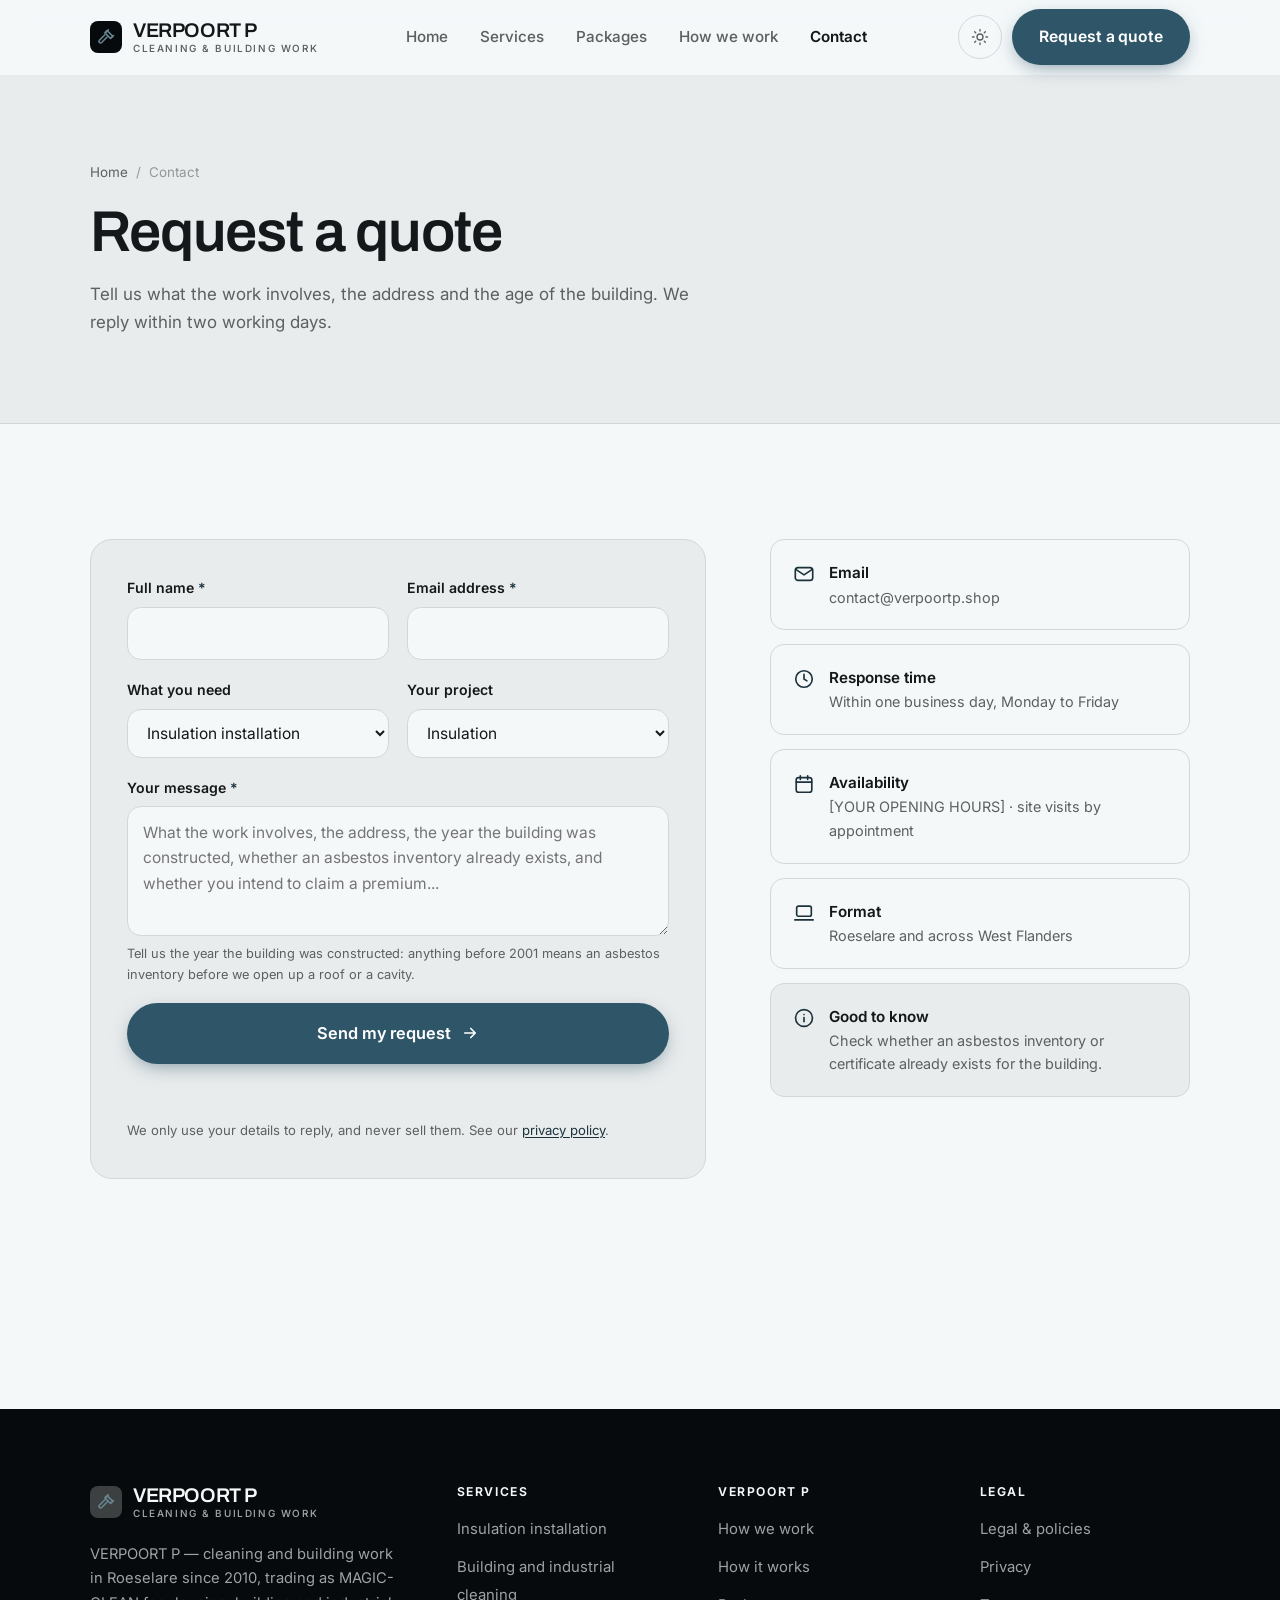
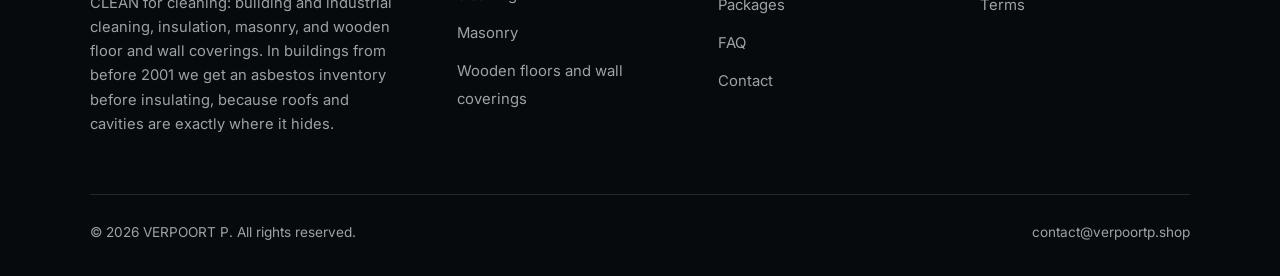
<file: contact.html>
<!DOCTYPE html>
<html lang="en" class="no-js">
<head>
<meta charset="utf-8">
<meta name="viewport" content="width=device-width, initial-scale=1">
<title>Contact — VERPOORT P</title>
<meta name="description" content="Contact VERPOORT P in Roeselare for a quotation on cleaning, insulation, masonry or flooring. We reply within two working days.">
<link rel="canonical" href="https://verpoortp.shop/contact.html">

<meta property="og:type" content="website">
<meta property="og:url" content="https://verpoortp.shop/contact.html">
<meta property="og:site_name" content="VERPOORT P">
<meta property="og:locale" content="en_US">
<meta property="og:title" content="Contact — VERPOORT P">
<meta property="og:description" content="Contact VERPOORT P in Roeselare for a quotation on cleaning, insulation, masonry or flooring. We reply within two working days.">
<meta name="theme-color" content="#060a0c">

<link rel="icon" href="assets/img/favicon.svg" type="image/svg+xml">
<link rel="preconnect" href="https://fonts.googleapis.com">
<link rel="preconnect" href="https://fonts.gstatic.com" crossorigin>
<link rel="stylesheet" href="https://fonts.googleapis.com/css2?family=Archivo:wght@400;500;600;700&family=Inter:wght@400..700&display=swap">
<link rel="stylesheet" href="assets/css/style.css">

<!-- Thème appliqué avant le premier rendu (évite le flash) -->
<script>
document.documentElement.classList.remove('no-js');
(function(){try{var t=localStorage.getItem('site-theme');if(t){document.documentElement.setAttribute('data-theme',t);}}catch(e){}})();
</script>
</head>

<body>
<a class="skip-link" href="#main">Skip to main content</a>

<header class="site-header">
  <nav class="wrap nav" aria-label="Main navigation">
    <a class="brand" href="index.html">
      <svg class="brand__mark" viewBox="0 0 64 64" aria-hidden="true">
        <rect class="bm-bg" width="64" height="64" rx="16"/>
        <g class="bm-ic" transform="translate(14 14) scale(1.5)" fill="none" stroke-width="2.1" stroke-linecap="round" stroke-linejoin="round"><path d="M13.5 3.5 21 11l-3 3-7.5-7.5z"/><path d="M10.5 9 3.2 16.3a2.1 2.1 0 0 0 3 3L13.5 12"/><path d="M15 2.5 12 5.5M19.5 12.5 22 10"/></g>
      </svg>
      <span>VERPOORT P<span class="brand__sub">CLEANING &amp; BUILDING WORK</span></span>
    </a>

    <ul class="nav__links" id="nav-links">
      <li><a href="index.html">Home</a></li>
      <li><a href="programs.html">Services</a></li>
      <li><a href="index.html#pricing">Packages</a></li>
      <li><a href="about.html">How we work</a></li>
      <li><a href="contact.html" aria-current="page">Contact</a></li>
      <li><a class="btn btn--primary" href="contact.html">Request a quote</a></li>
    </ul>

    <div class="nav__cta">
      <button class="theme-toggle" type="button" aria-label="Switch to dark theme">
        <svg class="icon-sun" viewBox="0 0 24 24" fill="none" stroke="currentColor" stroke-width="1.8" stroke-linecap="round" aria-hidden="true"><circle cx="12" cy="12" r="4"/><path d="M12 2v2m0 16v2M2 12h2m16 0h2M4.9 4.9l1.4 1.4m11.4 11.4 1.4 1.4M19.1 4.9l-1.4 1.4M6.3 17.7l-1.4 1.4"/></svg>
        <svg class="icon-moon" viewBox="0 0 24 24" fill="none" stroke="currentColor" stroke-width="1.8" stroke-linecap="round" stroke-linejoin="round" aria-hidden="true"><path d="M21 12.8A9 9 0 1 1 11.2 3a7 7 0 0 0 9.8 9.8z"/></svg>
      </button>
      <a class="btn btn--primary" href="contact.html">Request a quote</a>
      <button class="nav__toggle" type="button" aria-expanded="false" aria-controls="nav-links" aria-label="Open menu">
        <svg class="icon-open" viewBox="0 0 24 24" fill="none" stroke="currentColor" stroke-width="2" stroke-linecap="round" aria-hidden="true"><path d="M3 6h18M3 12h18M3 18h18"/></svg>
        <svg class="icon-close" viewBox="0 0 24 24" fill="none" stroke="currentColor" stroke-width="2" stroke-linecap="round" aria-hidden="true"><path d="M6 6l12 12M18 6L6 18"/></svg>
      </button>
    </div>
  </nav>
</header>

<main id="main">

<section class="page-head">
  <div class="wrap">
    <nav class="breadcrumb" aria-label="Breadcrumb">
      <a href="index.html">Home</a><span>/</span><span aria-current="page">Contact</span>
    </nav>
    <h1>Request a quote</h1>
    <p>Tell us what the work involves, the address and the age of the building. We reply within two working days.</p>
  </div>
</section>

<section class="section wrap">
  <div class="form-layout">

    <!--
      FORM: the action attribute holds a placeholder id. Create a free form at
      https://formspree.io and replace VOTRE_ID_FORMSPREE. Until then, the button
      opens the visitor's email app with a pre-filled message to contact@verpoortp.shop.
    -->
    <form class="form" id="contact-form" action="https://formspree.io/f/VOTRE_ID_FORMSPREE" method="POST"
          data-email="contact@verpoortp.shop" data-subject="Quotation enquiry"
          data-msg-mail="Your email app will open with the message ready to send." data-msg-sending="Sending…"
          data-msg-ok="Thanks! Your message is on its way. We reply within one business day." data-msg-err="Sending failed. Please email us directly at">
      <div class="form__row">
        <div class="field">
          <label for="nom">Full name <span class="req" aria-hidden="true">*</span></label>
          <input type="text" id="nom" name="nom" autocomplete="name" required>
        </div>
        <div class="field">
          <label for="email">Email address <span class="req" aria-hidden="true">*</span></label>
          <input type="email" id="email" name="email" autocomplete="email" required>
        </div>
      </div>

      <div class="form__row">
        <div class="field">
          <label for="programme">What you need</label>
          <select id="programme" name="programme">
            <option>Insulation installation</option>
            <option>Building and industrial cleaning</option>
            <option>Masonry</option>
            <option>Wooden floors and wall coverings</option>
            <option>Not sure yet</option>
          </select>
        </div>
        <div class="field">
          <label for="niveau">Your project</label>
          <select id="niveau" name="niveau">
            <option>Insulation</option>
            <option>Cleaning</option>
            <option>Masonry</option>
            <option>Wooden floors or panelling</option>
          </select>
        </div>
      </div>

      <div class="field">
        <label for="message">Your message <span class="req" aria-hidden="true">*</span></label>
        <textarea id="message" name="message" required placeholder="What the work involves, the address, the year the building was constructed, whether an asbestos inventory already exists, and whether you intend to claim a premium..."></textarea>
        <span class="field__hint">Tell us the year the building was constructed: anything before 2001 means an asbestos inventory before we open up a roof or a cavity.</span>
      </div>

      <!-- Bot trap: hidden from humans -->
      <div class="visually-hidden" aria-hidden="true">
        <label for="site-web">Leave this field empty</label>
        <input type="text" id="site-web" name="_gotcha" tabindex="-1" autocomplete="off">
      </div>

      <button class="btn btn--primary btn--lg" type="submit">Send my request <svg viewBox="0 0 24 24" fill="none" stroke="currentColor" stroke-width="2.2" stroke-linecap="round" stroke-linejoin="round" aria-hidden="true"><path d="M5 12h14M13 6l6 6-6 6"/></svg></button>

      <p id="form-status" class="form__status" role="status" aria-live="polite"></p>

      <p class="form__note">
        We only use your details to reply, and never sell them. See our <a href="legal.html#privacy">privacy policy</a>.
      </p>
    </form>

    <aside class="contact-aside">
      <div class="contact-card">
        <svg viewBox="0 0 24 24" fill="none" stroke="currentColor" stroke-width="1.8" stroke-linecap="round" stroke-linejoin="round" aria-hidden="true"><rect x="2.5" y="5" width="19" height="14" rx="3"/><path d="M3 7l9 6 9-6"/></svg>
        <div><b>Email</b><a href="mailto:contact@verpoortp.shop">contact@verpoortp.shop</a></div>
      </div>
      <div class="contact-card">
        <svg viewBox="0 0 24 24" fill="none" stroke="currentColor" stroke-width="1.8" stroke-linecap="round" stroke-linejoin="round" aria-hidden="true"><circle cx="12" cy="12" r="9"/><path d="M12 7v5l3.2 2"/></svg>
        <div><b>Response time</b><span>Within one business day, Monday to Friday</span></div>
      </div>
      <div class="contact-card">
        <svg viewBox="0 0 24 24" fill="none" stroke="currentColor" stroke-width="1.8" stroke-linecap="round" stroke-linejoin="round" aria-hidden="true"><rect x="3.5" y="5" width="17" height="16" rx="2.5"/><path d="M8 3v4M16 3v4M3.5 10h17"/></svg>
        <div><b>Availability</b><span>[YOUR OPENING HOURS] · site visits by appointment</span></div>
      </div>
      <div class="contact-card">
        <svg viewBox="0 0 24 24" fill="none" stroke="currentColor" stroke-width="1.8" stroke-linecap="round" stroke-linejoin="round" aria-hidden="true"><rect x="4" y="4.5" width="16" height="11" rx="2"/><path d="M2 19.5h20"/></svg>
        <div><b>Format</b><span>Roeselare and across West Flanders</span></div>
      </div>
      <div class="contact-card contact-card--soft">
        <svg viewBox="0 0 24 24" fill="none" stroke="currentColor" stroke-width="1.8" stroke-linecap="round" stroke-linejoin="round" aria-hidden="true"><circle cx="12" cy="12" r="9.2"/><path d="M12 16v-4.5M12 8.2v.1"/></svg>
        <div><b>Good to know</b><span>Check whether an asbestos inventory or certificate already exists for the building.</span></div>
      </div>
    </aside>

  </div>
</section>

</main>

<footer class="site-footer">
  <div class="wrap">
    <div class="footer__grid">
      <div class="footer__brand">
        <a class="brand" href="index.html">
          <svg class="brand__mark" viewBox="0 0 64 64" aria-hidden="true">
        <rect class="bm-bg" width="64" height="64" rx="16"/>
        <g class="bm-ic" transform="translate(14 14) scale(1.5)" fill="none" stroke-width="2.1" stroke-linecap="round" stroke-linejoin="round"><path d="M13.5 3.5 21 11l-3 3-7.5-7.5z"/><path d="M10.5 9 3.2 16.3a2.1 2.1 0 0 0 3 3L13.5 12"/><path d="M15 2.5 12 5.5M19.5 12.5 22 10"/></g>
      </svg>
          <span>VERPOORT P<span class="brand__sub">CLEANING &amp; BUILDING WORK</span></span>
        </a>
        <p>VERPOORT P — cleaning and building work in Roeselare since 2010, trading as MAGIC-CLEAN for cleaning: building and industrial cleaning, insulation, masonry, and wooden floor and wall coverings. In buildings from before 2001 we get an asbestos inventory before insulating, because roofs and cavities are exactly where it hides.</p>
      </div>

      <div class="footer__col">
        <h4>Services</h4>
        <ul>
          <li><a href="programs.html#insulation">Insulation installation</a></li>
          <li><a href="programs.html#cleaning">Building and industrial cleaning</a></li>
          <li><a href="programs.html#masonry">Masonry</a></li>
          <li><a href="programs.html#floors">Wooden floors and wall coverings</a></li>
        </ul>
      </div>

      <div class="footer__col">
        <h4>VERPOORT P</h4>
        <ul>
          <li><a href="about.html">How we work</a></li>
          <li><a href="index.html#how-it-works">How it works</a></li>
          <li><a href="index.html#pricing">Packages</a></li>
          <li><a href="index.html#faq">FAQ</a></li>
          <li><a href="contact.html">Contact</a></li>
        </ul>
      </div>

      <div class="footer__col">
        <h4>Legal</h4>
        <ul>
          <li><a href="legal.html">Legal &amp; policies</a></li>
          <li><a href="legal.html#privacy">Privacy</a></li>
          <li><a href="legal.html#terms">Terms</a></li>
        </ul>
      </div>
    </div>

    <div class="footer__bottom">
      <p>© <span data-year>2026</span> VERPOORT P. All rights reserved.</p>
      <p><a href="mailto:contact@verpoortp.shop">contact@verpoortp.shop</a></p>
    </div>
  </div>
</footer>

<script src="assets/js/main.js" defer></script>
</body>
</html>
</file>
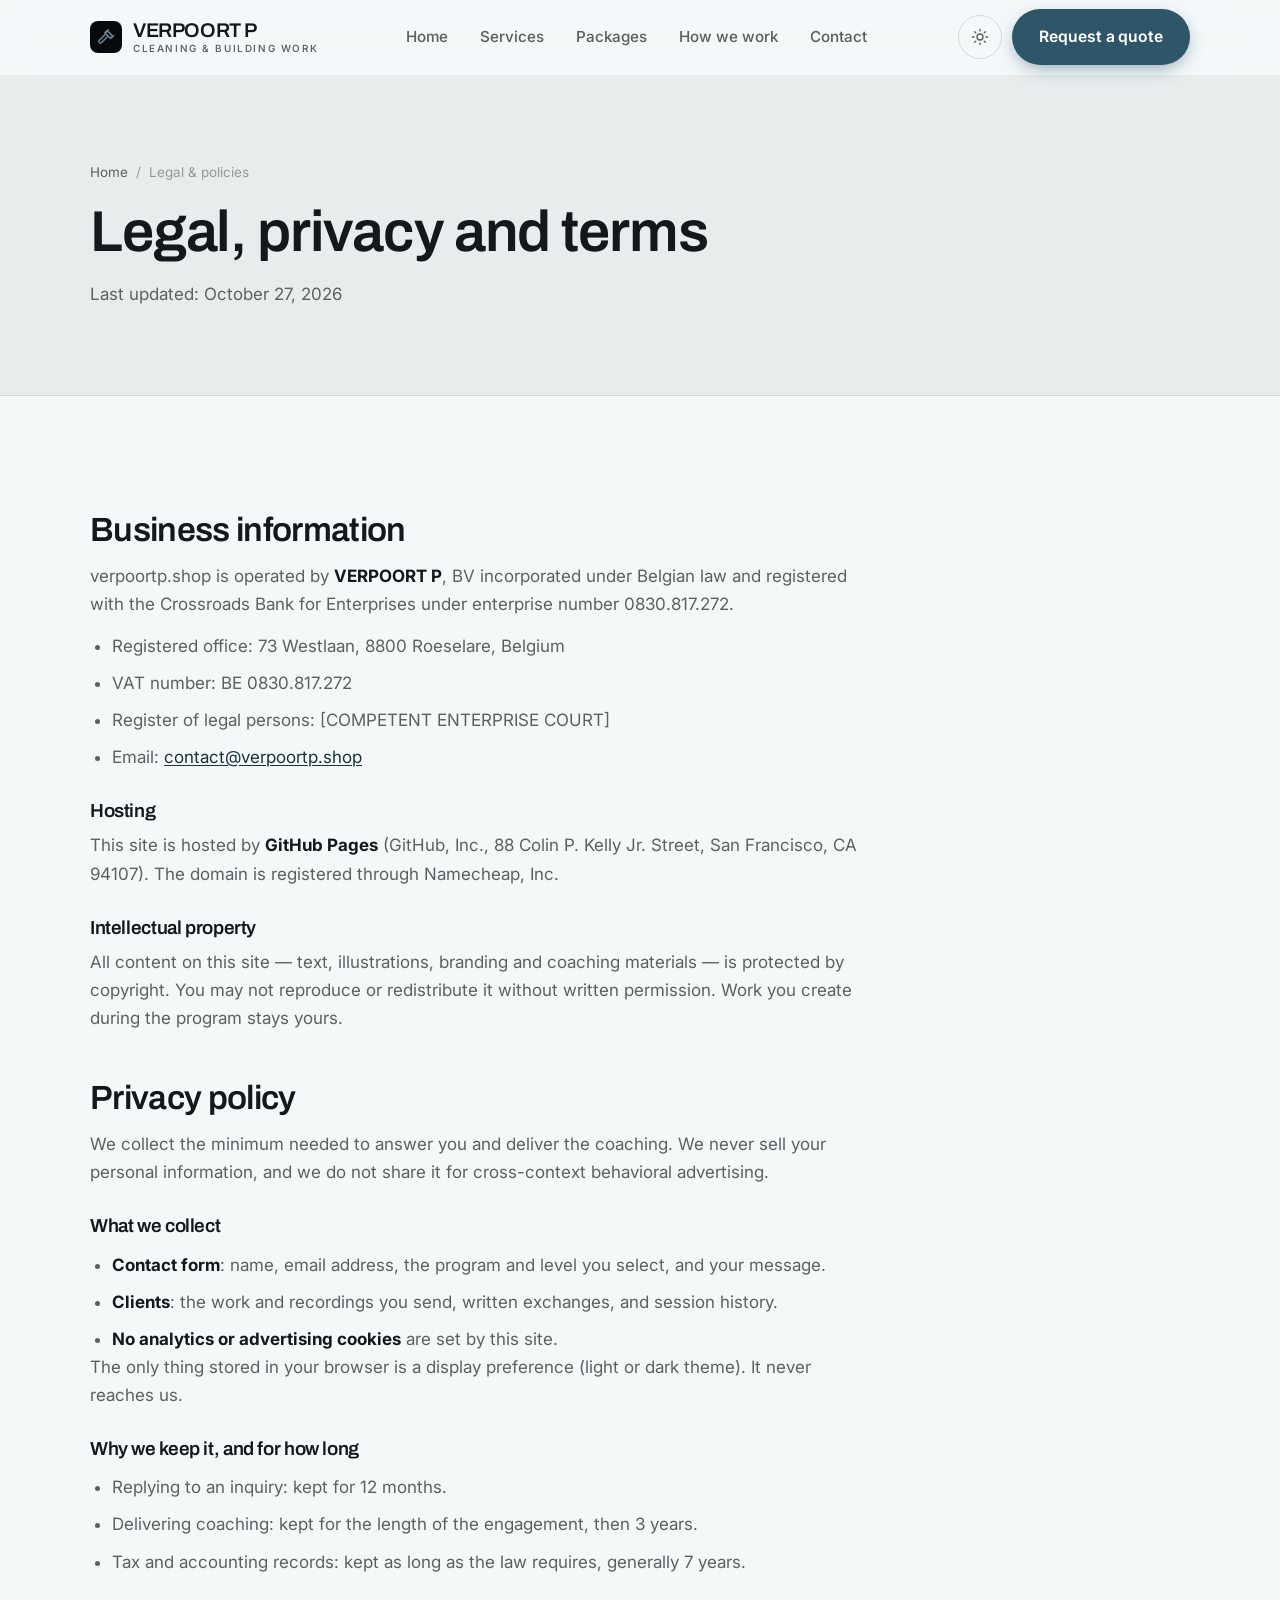
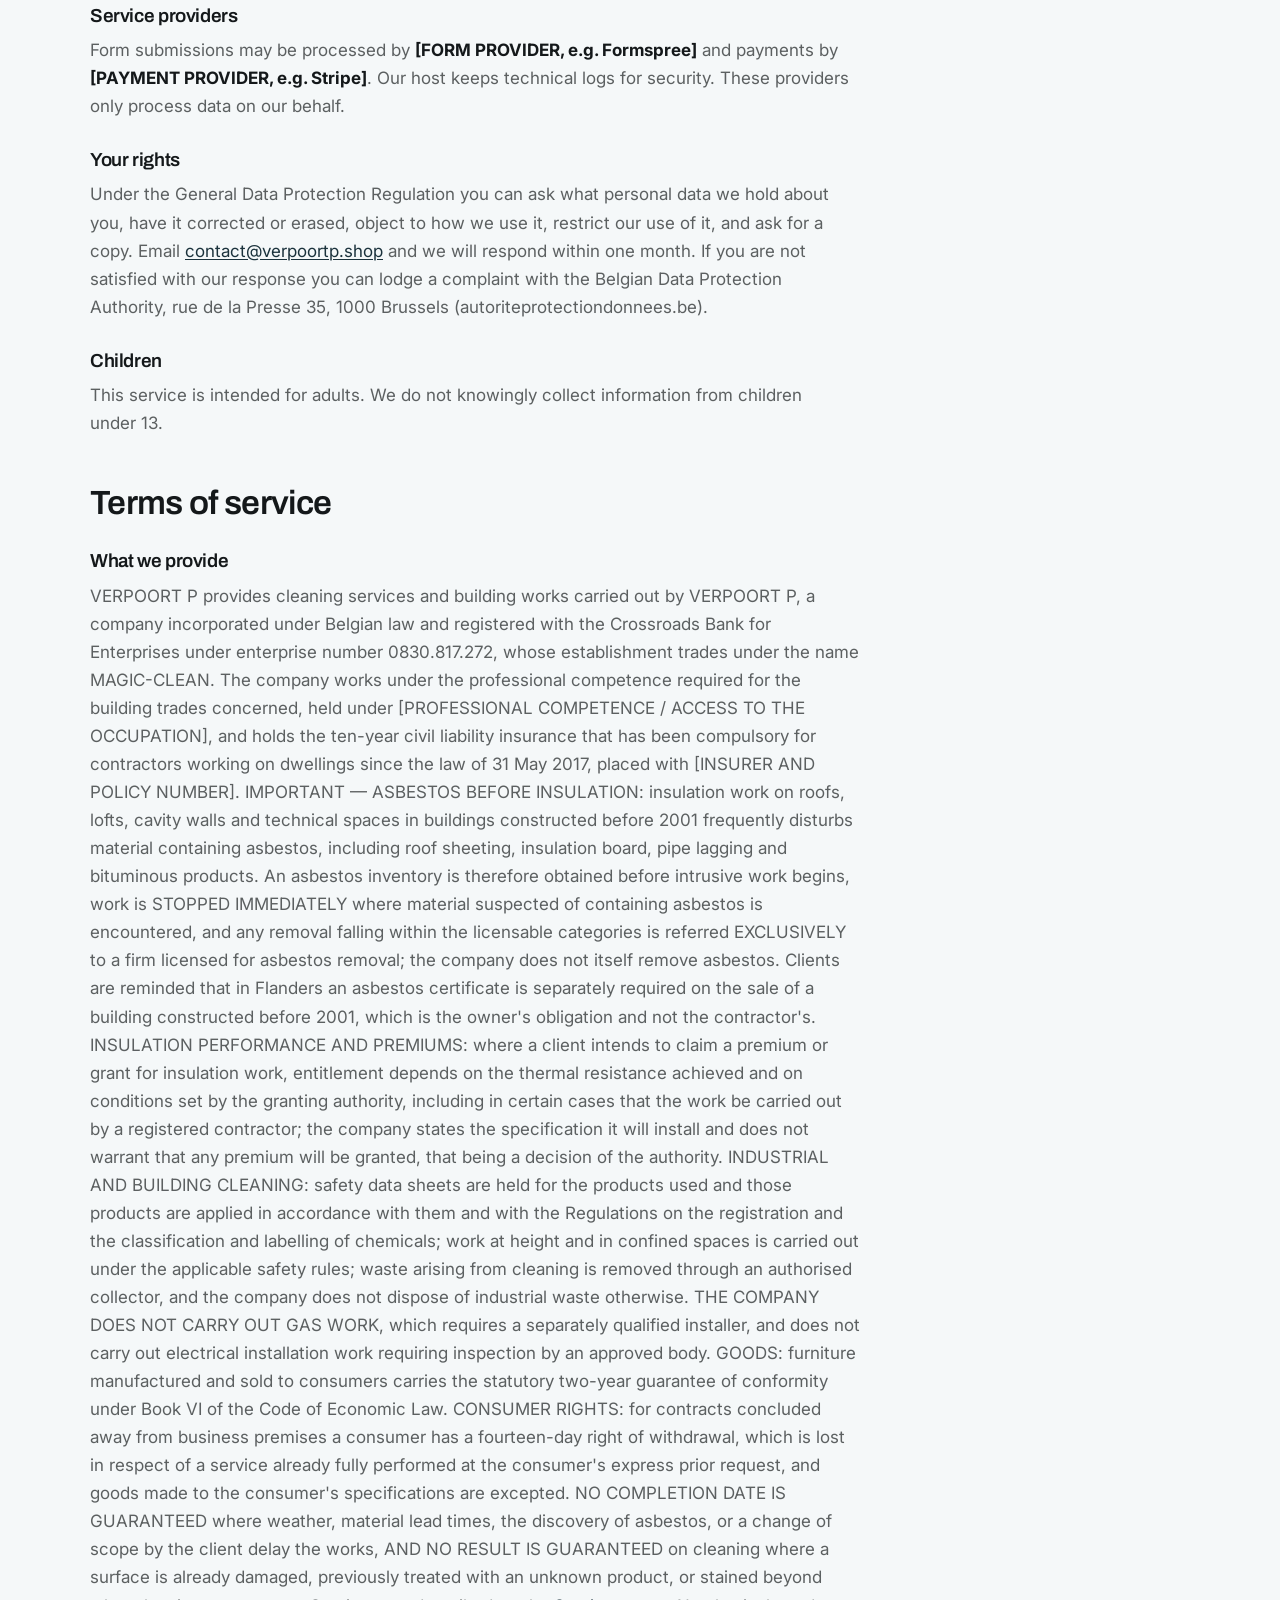
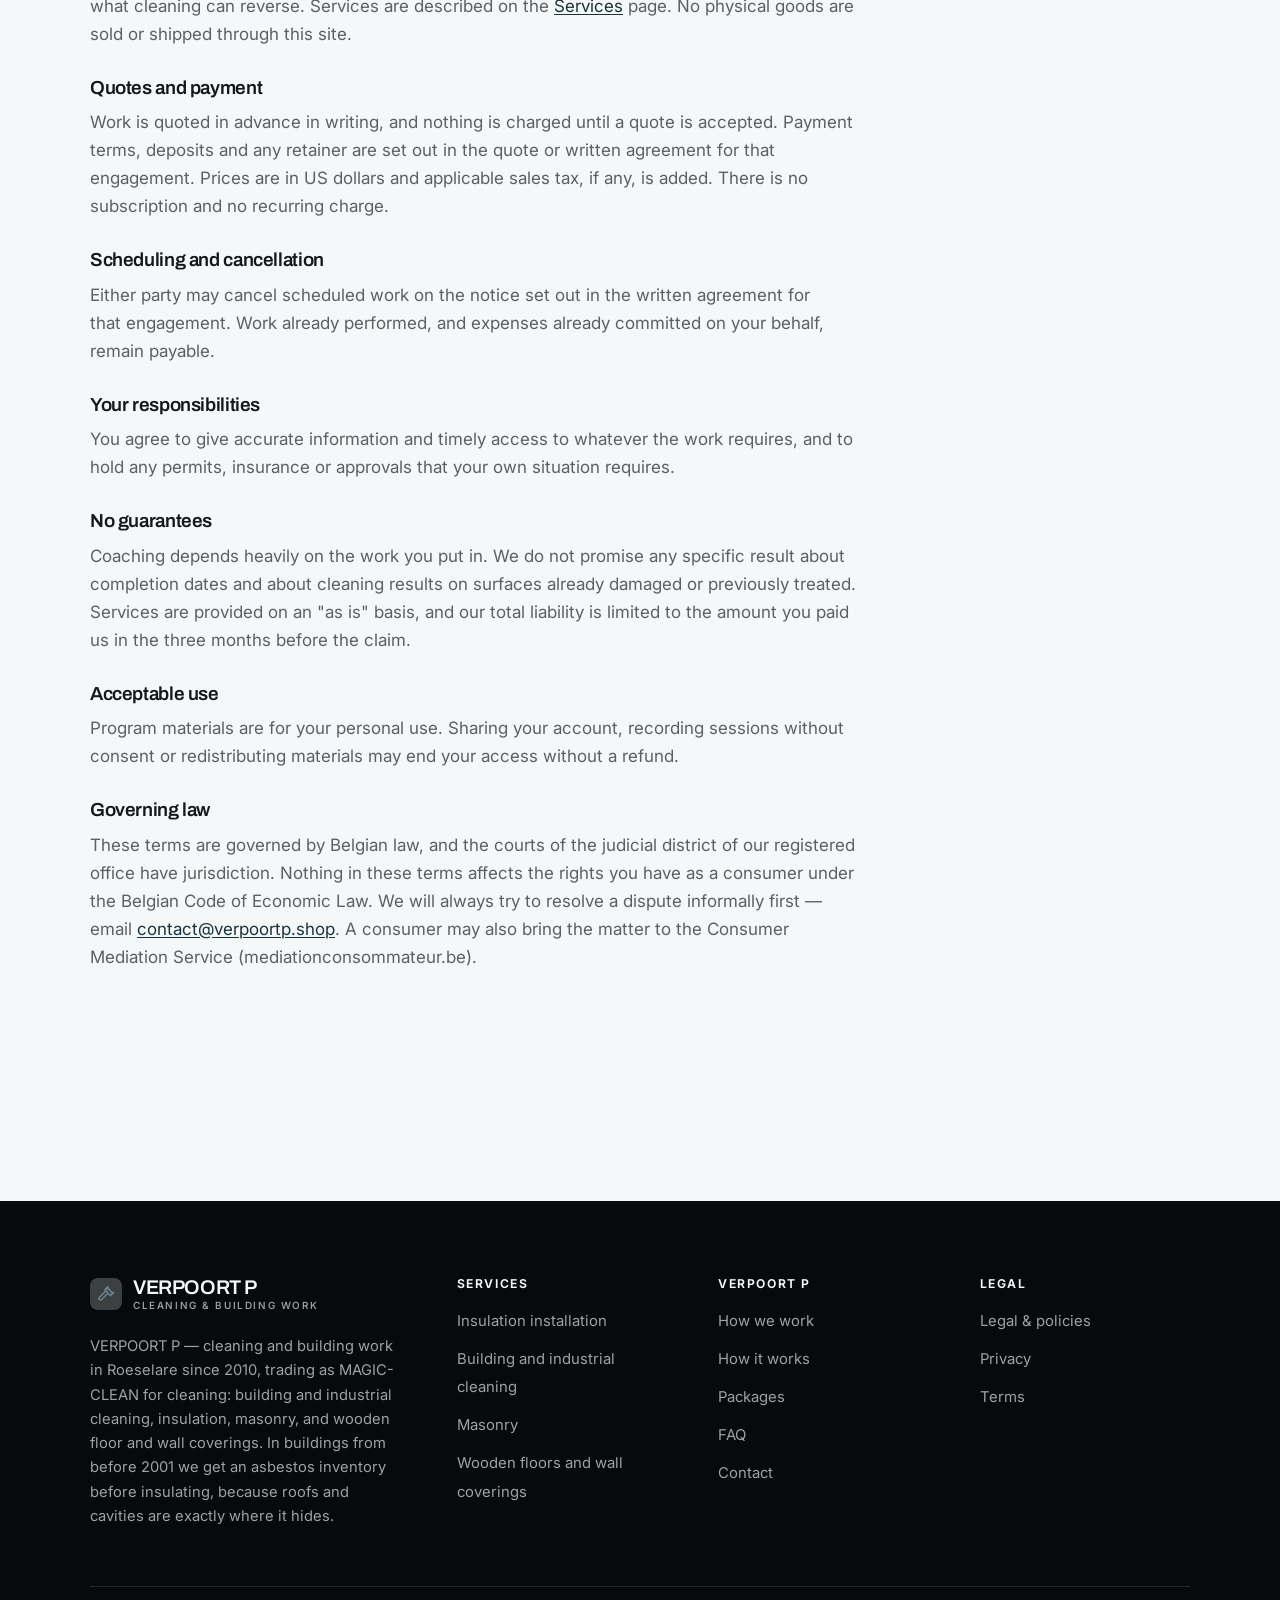
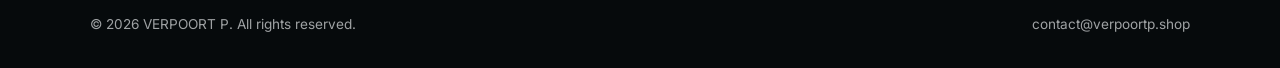
<file: legal.html>
<!DOCTYPE html>
<html lang="en" class="no-js">
<head>
<meta charset="utf-8">
<meta name="viewport" content="width=device-width, initial-scale=1">
<title>Legal, privacy and terms — VERPOORT P</title>
<meta name="description" content="Business information, privacy policy and terms of service for VERPOORT P.">
<meta name="robots" content="noindex">

<meta property="og:type" content="website">
<meta property="og:url" content="https://verpoortp.shop/legal.html">
<meta property="og:site_name" content="VERPOORT P">
<meta property="og:locale" content="en_US">
<meta property="og:title" content="Legal, privacy and terms — VERPOORT P">
<meta property="og:description" content="Business information, privacy policy and terms of service for VERPOORT P.">
<meta name="theme-color" content="#060a0c">

<link rel="icon" href="assets/img/favicon.svg" type="image/svg+xml">
<link rel="preconnect" href="https://fonts.googleapis.com">
<link rel="preconnect" href="https://fonts.gstatic.com" crossorigin>
<link rel="stylesheet" href="https://fonts.googleapis.com/css2?family=Archivo:wght@400;500;600;700&family=Inter:wght@400..700&display=swap">
<link rel="stylesheet" href="assets/css/style.css">

<!-- Thème appliqué avant le premier rendu (évite le flash) -->
<script>
document.documentElement.classList.remove('no-js');
(function(){try{var t=localStorage.getItem('site-theme');if(t){document.documentElement.setAttribute('data-theme',t);}}catch(e){}})();
</script>
</head>

<body>
<a class="skip-link" href="#main">Skip to main content</a>

<header class="site-header">
  <nav class="wrap nav" aria-label="Main navigation">
    <a class="brand" href="index.html">
      <svg class="brand__mark" viewBox="0 0 64 64" aria-hidden="true">
        <rect class="bm-bg" width="64" height="64" rx="16"/>
        <g class="bm-ic" transform="translate(14 14) scale(1.5)" fill="none" stroke-width="2.1" stroke-linecap="round" stroke-linejoin="round"><path d="M13.5 3.5 21 11l-3 3-7.5-7.5z"/><path d="M10.5 9 3.2 16.3a2.1 2.1 0 0 0 3 3L13.5 12"/><path d="M15 2.5 12 5.5M19.5 12.5 22 10"/></g>
      </svg>
      <span>VERPOORT P<span class="brand__sub">CLEANING &amp; BUILDING WORK</span></span>
    </a>

    <ul class="nav__links" id="nav-links">
      <li><a href="index.html">Home</a></li>
      <li><a href="programs.html">Services</a></li>
      <li><a href="index.html#pricing">Packages</a></li>
      <li><a href="about.html">How we work</a></li>
      <li><a href="contact.html">Contact</a></li>
      <li><a class="btn btn--primary" href="contact.html">Request a quote</a></li>
    </ul>

    <div class="nav__cta">
      <button class="theme-toggle" type="button" aria-label="Switch to dark theme">
        <svg class="icon-sun" viewBox="0 0 24 24" fill="none" stroke="currentColor" stroke-width="1.8" stroke-linecap="round" aria-hidden="true"><circle cx="12" cy="12" r="4"/><path d="M12 2v2m0 16v2M2 12h2m16 0h2M4.9 4.9l1.4 1.4m11.4 11.4 1.4 1.4M19.1 4.9l-1.4 1.4M6.3 17.7l-1.4 1.4"/></svg>
        <svg class="icon-moon" viewBox="0 0 24 24" fill="none" stroke="currentColor" stroke-width="1.8" stroke-linecap="round" stroke-linejoin="round" aria-hidden="true"><path d="M21 12.8A9 9 0 1 1 11.2 3a7 7 0 0 0 9.8 9.8z"/></svg>
      </button>
      <a class="btn btn--primary" href="contact.html">Request a quote</a>
      <button class="nav__toggle" type="button" aria-expanded="false" aria-controls="nav-links" aria-label="Open menu">
        <svg class="icon-open" viewBox="0 0 24 24" fill="none" stroke="currentColor" stroke-width="2" stroke-linecap="round" aria-hidden="true"><path d="M3 6h18M3 12h18M3 18h18"/></svg>
        <svg class="icon-close" viewBox="0 0 24 24" fill="none" stroke="currentColor" stroke-width="2" stroke-linecap="round" aria-hidden="true"><path d="M6 6l12 12M18 6L6 18"/></svg>
      </button>
    </div>
  </nav>
</header>

<main id="main">

<section class="page-head">
  <div class="wrap">
    <nav class="breadcrumb" aria-label="Breadcrumb">
      <a href="index.html">Home</a><span>/</span><span aria-current="page">Legal &amp; policies</span>
    </nav>
    <h1>Legal, privacy and terms</h1>
    <p>Last updated: <time datetime="2026-10-27">October 27, 2026</time></p>
  </div>
</section>

<section class="section wrap">
  <div class="prose">

    <!--
      TO DO: this is a skeleton, not legal advice. Replace every [BRACKET] with
      your real details before selling, and have a lawyer review it if you can.
      Consumer protection rules differ by state.
    -->

    <h2 id="business">Business information</h2>
    <p>
      verpoortp.shop is operated by <strong>VERPOORT P</strong>,
      BV incorporated under Belgian law and registered with the
      Crossroads Bank for Enterprises under enterprise number 0830.817.272.
    </p>
    <ul>
      <li>Registered office: 73 Westlaan, 8800 Roeselare, Belgium</li>
      <li>VAT number: BE 0830.817.272</li>
      <li>Register of legal persons: [COMPETENT ENTERPRISE COURT]</li>
      <li>Email: <a href="mailto:contact@verpoortp.shop">contact@verpoortp.shop</a></li>
    </ul>

    <h3>Hosting</h3>
    <p>
      This site is hosted by <strong>GitHub Pages</strong> (GitHub, Inc., 88 Colin P. Kelly Jr. Street,
      San Francisco, CA 94107). The domain is registered through Namecheap, Inc.
    </p>

    <h3>Intellectual property</h3>
    <p>
      All content on this site — text, illustrations, branding and coaching materials — is protected by
      copyright. You may not reproduce or redistribute it without written permission. Work you create during
      the program stays yours.
    </p>

    <h2 id="privacy">Privacy policy</h2>
    <p>
      We collect the minimum needed to answer you and deliver the coaching. We never sell your personal
      information, and we do not share it for cross-context behavioral advertising.
    </p>
    <h3>What we collect</h3>
    <ul>
      <li><strong>Contact form</strong>: name, email address, the program and level you select, and your message.</li>
      <li><strong>Clients</strong>: the work and recordings you send, written exchanges, and session history.</li>
      <li><strong>No analytics or advertising cookies</strong> are set by this site.</li>
    </ul>
    <p>
      The only thing stored in your browser is a display preference (light or dark theme). It never reaches us.
    </p>
    <h3>Why we keep it, and for how long</h3>
    <ul>
      <li>Replying to an inquiry: kept for 12 months.</li>
      <li>Delivering coaching: kept for the length of the engagement, then 3 years.</li>
      <li>Tax and accounting records: kept as long as the law requires, generally 7 years.</li>
    </ul>
    <h3>Service providers</h3>
    <p>
      Form submissions may be processed by <strong>[FORM PROVIDER, e.g. Formspree]</strong> and payments by
      <strong>[PAYMENT PROVIDER, e.g. Stripe]</strong>. Our host keeps technical logs for security. These
      providers only process data on our behalf.
    </p>
    <h3>Your rights</h3>
    <p>
      Under the General Data Protection Regulation you can ask what personal data we hold about you,
      have it corrected or erased, object to how we use it, restrict our use of it, and ask for a copy.
      Email <a href="mailto:contact@verpoortp.shop">contact@verpoortp.shop</a> and we will respond within one month. If you are not
      satisfied with our response you can lodge a complaint with the Belgian Data Protection Authority,
      rue de la Presse 35, 1000 Brussels (autoriteprotectiondonnees.be).
    </p>
    <h3>Children</h3>
    <p>
      This service is intended for adults. We do not knowingly collect information from children under 13.
    </p>

    <h2 id="terms">Terms of service</h2>
    <h3>What we provide</h3>
    <p>
      VERPOORT P provides cleaning services and building works carried out by VERPOORT P, a company incorporated under Belgian law and registered with the Crossroads Bank for Enterprises under enterprise number 0830.817.272, whose establishment trades under the name MAGIC-CLEAN. The company works under the professional competence required for the building trades concerned, held under [PROFESSIONAL COMPETENCE / ACCESS TO THE OCCUPATION], and holds the ten-year civil liability insurance that has been compulsory for contractors working on dwellings since the law of 31 May 2017, placed with [INSURER AND POLICY NUMBER]. IMPORTANT — ASBESTOS BEFORE INSULATION: insulation work on roofs, lofts, cavity walls and technical spaces in buildings constructed before 2001 frequently disturbs material containing asbestos, including roof sheeting, insulation board, pipe lagging and bituminous products. An asbestos inventory is therefore obtained before intrusive work begins, work is STOPPED IMMEDIATELY where material suspected of containing asbestos is encountered, and any removal falling within the licensable categories is referred EXCLUSIVELY to a firm licensed for asbestos removal; the company does not itself remove asbestos. Clients are reminded that in Flanders an asbestos certificate is separately required on the sale of a building constructed before 2001, which is the owner's obligation and not the contractor's. INSULATION PERFORMANCE AND PREMIUMS: where a client intends to claim a premium or grant for insulation work, entitlement depends on the thermal resistance achieved and on conditions set by the granting authority, including in certain cases that the work be carried out by a registered contractor; the company states the specification it will install and does not warrant that any premium will be granted, that being a decision of the authority. INDUSTRIAL AND BUILDING CLEANING: safety data sheets are held for the products used and those products are applied in accordance with them and with the Regulations on the registration and the classification and labelling of chemicals; work at height and in confined spaces is carried out under the applicable safety rules; waste arising from cleaning is removed through an authorised collector, and the company does not dispose of industrial waste otherwise. THE COMPANY DOES NOT CARRY OUT GAS WORK, which requires a separately qualified installer, and does not carry out electrical installation work requiring inspection by an approved body. GOODS: furniture manufactured and sold to consumers carries the statutory two-year guarantee of conformity under Book VI of the Code of Economic Law. CONSUMER RIGHTS: for contracts concluded away from business premises a consumer has a fourteen-day right of withdrawal, which is lost in respect of a service already fully performed at the consumer's express prior request, and goods made to the consumer's specifications are excepted. NO COMPLETION DATE IS GUARANTEED where weather, material lead times, the discovery of asbestos, or a change of scope by the client delay the works, AND NO RESULT IS GUARANTEED on cleaning where a surface is already damaged, previously treated with an unknown product, or stained beyond what cleaning can reverse. Services are described on the
      <a href="programs.html">Services</a> page. No physical goods are sold or shipped through this site.
    </p>
    <h3>Quotes and payment</h3>
    <p>
      Work is quoted in advance in writing, and nothing is charged until a quote is accepted. Payment terms,
      deposits and any retainer are set out in the quote or written agreement for that engagement. Prices are in
      US dollars and applicable sales tax, if any, is added. There is no subscription and no recurring charge.
    </p>
    <h3>Scheduling and cancellation</h3>
    <p>
      Either party may cancel scheduled work on the notice set out in the written agreement for that engagement.
      Work already performed, and expenses already committed on your behalf, remain payable.
    </p>
    <h3>Your responsibilities</h3>
    <p>
      You agree to give accurate information and timely access to whatever the work requires, and to hold any
      permits, insurance or approvals that your own situation requires.
    </p>

    <h3>No guarantees</h3>
    <p>
      Coaching depends heavily on the work you put in. We do not promise any specific result
      about completion dates and about cleaning results on surfaces already damaged or previously treated. Services are provided on an "as is" basis, and our total
      liability is limited to the amount you paid us in the three months before the claim.
    </p>
    <h3>Acceptable use</h3>
    <p>
      Program materials are for your personal use. Sharing your account, recording sessions without consent
      or redistributing materials may end your access without a refund.
    </p>
    <h3>Governing law</h3>
    <p>
      These terms are governed by Belgian law, and the courts of the judicial district of our
      registered office have jurisdiction. Nothing in these terms affects the rights you have as a
      consumer under the Belgian Code of Economic Law. We will always try to resolve a dispute
      informally first — email <a href="mailto:contact@verpoortp.shop">contact@verpoortp.shop</a>. A consumer may also bring the
      matter to the Consumer Mediation Service (mediationconsommateur.be).
    </p>

  </div>
</section>

</main>

<footer class="site-footer">
  <div class="wrap">
    <div class="footer__grid">
      <div class="footer__brand">
        <a class="brand" href="index.html">
          <svg class="brand__mark" viewBox="0 0 64 64" aria-hidden="true">
        <rect class="bm-bg" width="64" height="64" rx="16"/>
        <g class="bm-ic" transform="translate(14 14) scale(1.5)" fill="none" stroke-width="2.1" stroke-linecap="round" stroke-linejoin="round"><path d="M13.5 3.5 21 11l-3 3-7.5-7.5z"/><path d="M10.5 9 3.2 16.3a2.1 2.1 0 0 0 3 3L13.5 12"/><path d="M15 2.5 12 5.5M19.5 12.5 22 10"/></g>
      </svg>
          <span>VERPOORT P<span class="brand__sub">CLEANING &amp; BUILDING WORK</span></span>
        </a>
        <p>VERPOORT P — cleaning and building work in Roeselare since 2010, trading as MAGIC-CLEAN for cleaning: building and industrial cleaning, insulation, masonry, and wooden floor and wall coverings. In buildings from before 2001 we get an asbestos inventory before insulating, because roofs and cavities are exactly where it hides.</p>
      </div>

      <div class="footer__col">
        <h4>Services</h4>
        <ul>
          <li><a href="programs.html#insulation">Insulation installation</a></li>
          <li><a href="programs.html#cleaning">Building and industrial cleaning</a></li>
          <li><a href="programs.html#masonry">Masonry</a></li>
          <li><a href="programs.html#floors">Wooden floors and wall coverings</a></li>
        </ul>
      </div>

      <div class="footer__col">
        <h4>VERPOORT P</h4>
        <ul>
          <li><a href="about.html">How we work</a></li>
          <li><a href="index.html#how-it-works">How it works</a></li>
          <li><a href="index.html#pricing">Packages</a></li>
          <li><a href="index.html#faq">FAQ</a></li>
          <li><a href="contact.html">Contact</a></li>
        </ul>
      </div>

      <div class="footer__col">
        <h4>Legal</h4>
        <ul>
          <li><a href="legal.html">Legal &amp; policies</a></li>
          <li><a href="legal.html#privacy">Privacy</a></li>
          <li><a href="legal.html#terms">Terms</a></li>
        </ul>
      </div>
    </div>

    <div class="footer__bottom">
      <p>© <span data-year>2026</span> VERPOORT P. All rights reserved.</p>
      <p><a href="mailto:contact@verpoortp.shop">contact@verpoortp.shop</a></p>
    </div>
  </div>
</footer>

<script src="assets/js/main.js" defer></script>
</body>
</html>
</file>
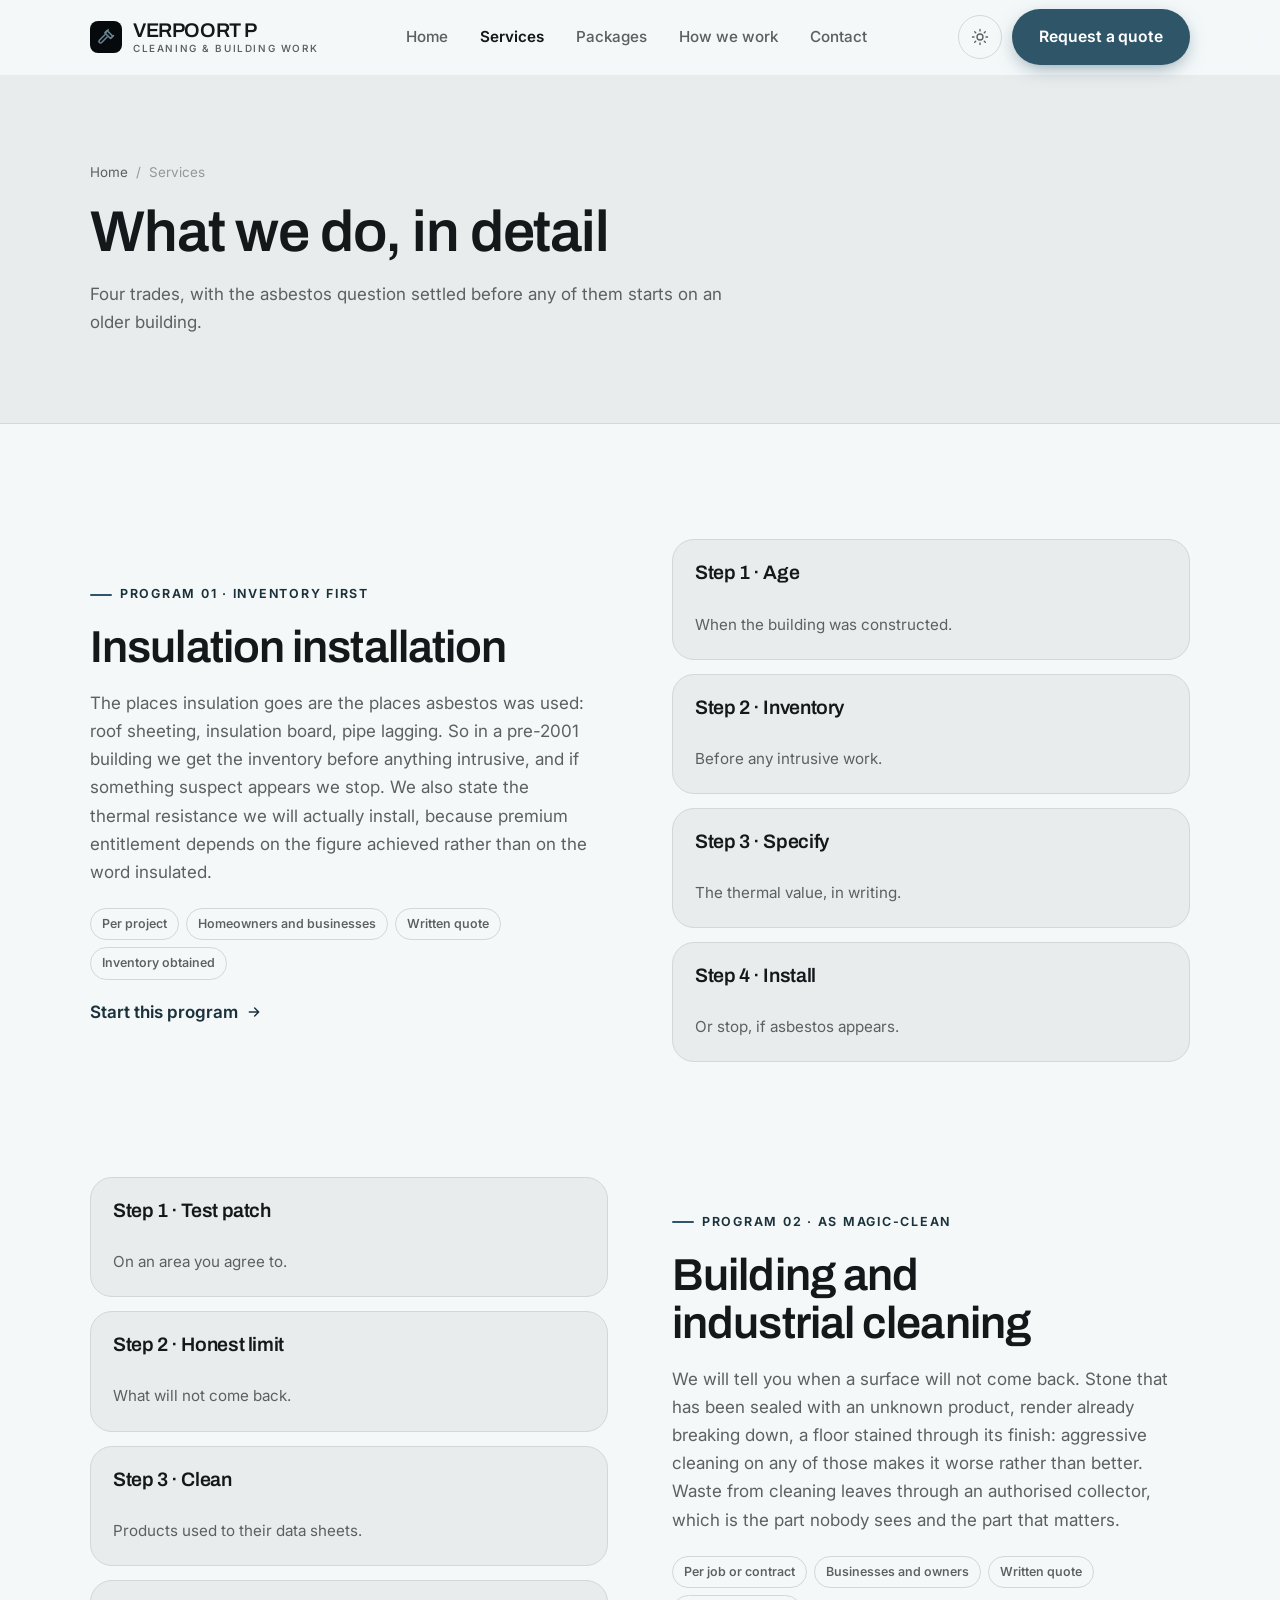
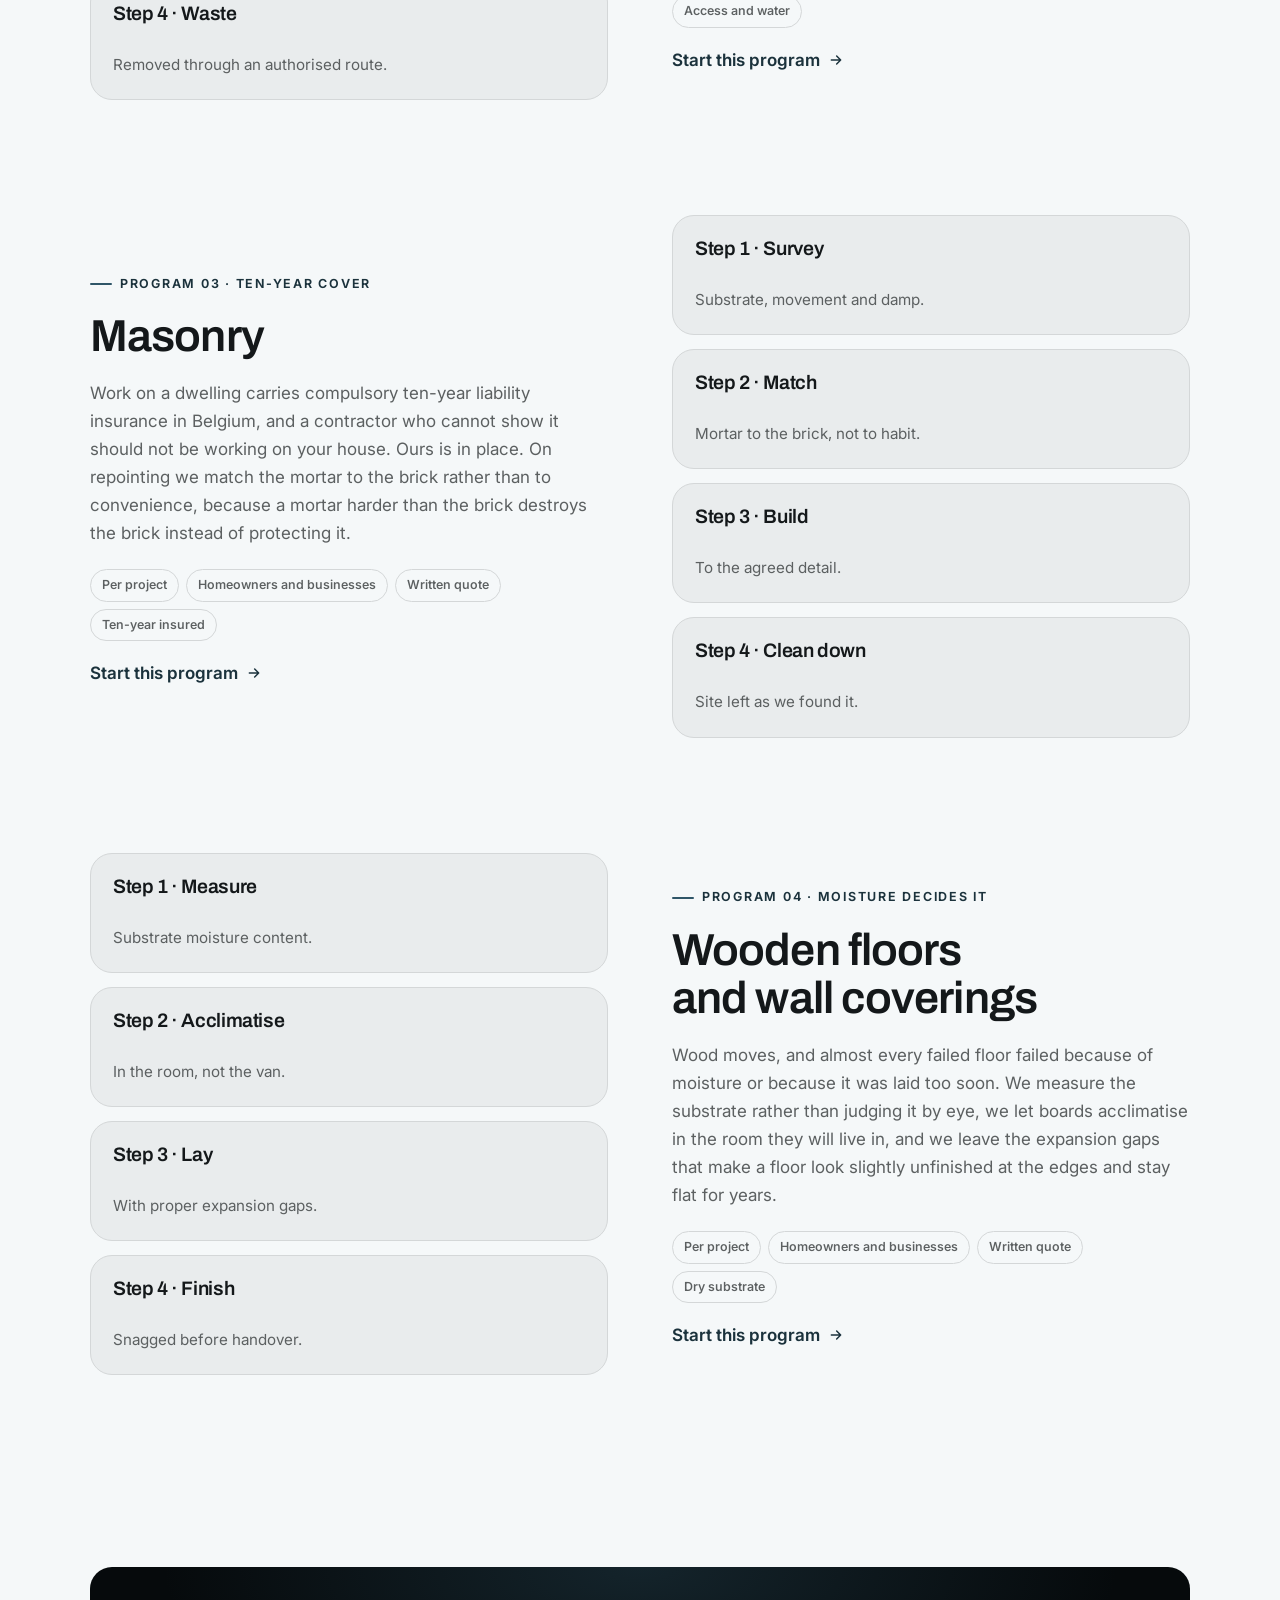
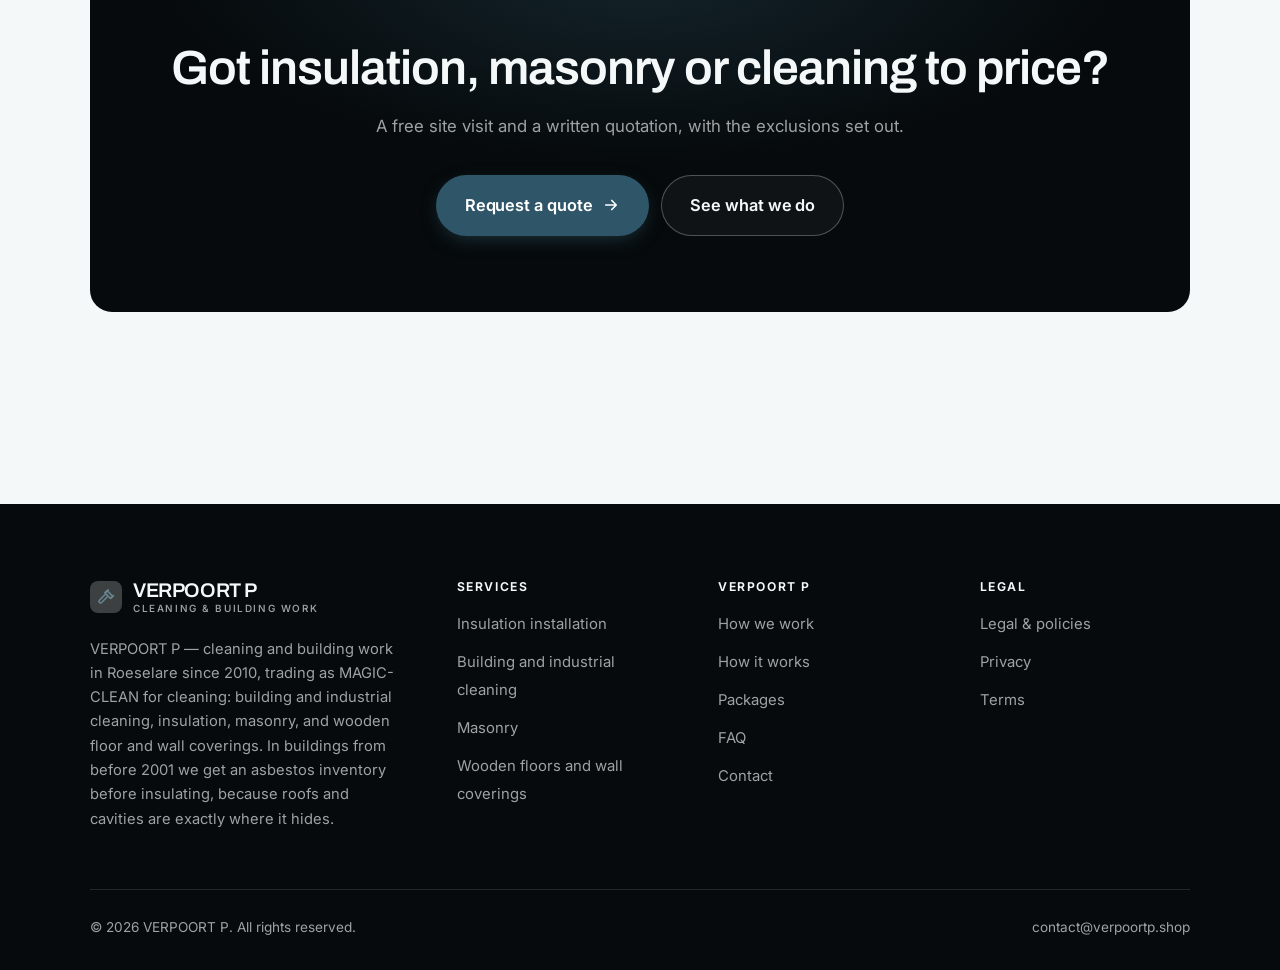
<file: programs.html>
<!DOCTYPE html>
<html lang="en" class="no-js">
<head>
<meta charset="utf-8">
<meta name="viewport" content="width=device-width, initial-scale=1">
<title>Services — VERPOORT P</title>
<meta name="description" content="What VERPOORT P does: insulation installation, building and industrial cleaning as MAGIC-CLEAN, masonry, and wooden floors and wall coverings.">
<link rel="canonical" href="https://verpoortp.shop/programs.html">

<meta property="og:type" content="website">
<meta property="og:url" content="https://verpoortp.shop/programs.html">
<meta property="og:site_name" content="VERPOORT P">
<meta property="og:locale" content="en_US">
<meta property="og:title" content="Services — VERPOORT P">
<meta property="og:description" content="What VERPOORT P does: insulation installation, building and industrial cleaning as MAGIC-CLEAN, masonry, and wooden floors and wall coverings.">
<meta name="theme-color" content="#060a0c">

<link rel="icon" href="assets/img/favicon.svg" type="image/svg+xml">
<link rel="preconnect" href="https://fonts.googleapis.com">
<link rel="preconnect" href="https://fonts.gstatic.com" crossorigin>
<link rel="stylesheet" href="https://fonts.googleapis.com/css2?family=Archivo:wght@400;500;600;700&family=Inter:wght@400..700&display=swap">
<link rel="stylesheet" href="assets/css/style.css">

<!-- Thème appliqué avant le premier rendu (évite le flash) -->
<script>
document.documentElement.classList.remove('no-js');
(function(){try{var t=localStorage.getItem('site-theme');if(t){document.documentElement.setAttribute('data-theme',t);}}catch(e){}})();
</script>
</head>

<body>
<a class="skip-link" href="#main">Skip to main content</a>

<header class="site-header">
  <nav class="wrap nav" aria-label="Main navigation">
    <a class="brand" href="index.html">
      <svg class="brand__mark" viewBox="0 0 64 64" aria-hidden="true">
        <rect class="bm-bg" width="64" height="64" rx="16"/>
        <g class="bm-ic" transform="translate(14 14) scale(1.5)" fill="none" stroke-width="2.1" stroke-linecap="round" stroke-linejoin="round"><path d="M13.5 3.5 21 11l-3 3-7.5-7.5z"/><path d="M10.5 9 3.2 16.3a2.1 2.1 0 0 0 3 3L13.5 12"/><path d="M15 2.5 12 5.5M19.5 12.5 22 10"/></g>
      </svg>
      <span>VERPOORT P<span class="brand__sub">CLEANING &amp; BUILDING WORK</span></span>
    </a>

    <ul class="nav__links" id="nav-links">
      <li><a href="index.html">Home</a></li>
      <li><a href="programs.html" aria-current="page">Services</a></li>
      <li><a href="index.html#pricing">Packages</a></li>
      <li><a href="about.html">How we work</a></li>
      <li><a href="contact.html">Contact</a></li>
      <li><a class="btn btn--primary" href="contact.html">Request a quote</a></li>
    </ul>

    <div class="nav__cta">
      <button class="theme-toggle" type="button" aria-label="Switch to dark theme">
        <svg class="icon-sun" viewBox="0 0 24 24" fill="none" stroke="currentColor" stroke-width="1.8" stroke-linecap="round" aria-hidden="true"><circle cx="12" cy="12" r="4"/><path d="M12 2v2m0 16v2M2 12h2m16 0h2M4.9 4.9l1.4 1.4m11.4 11.4 1.4 1.4M19.1 4.9l-1.4 1.4M6.3 17.7l-1.4 1.4"/></svg>
        <svg class="icon-moon" viewBox="0 0 24 24" fill="none" stroke="currentColor" stroke-width="1.8" stroke-linecap="round" stroke-linejoin="round" aria-hidden="true"><path d="M21 12.8A9 9 0 1 1 11.2 3a7 7 0 0 0 9.8 9.8z"/></svg>
      </button>
      <a class="btn btn--primary" href="contact.html">Request a quote</a>
      <button class="nav__toggle" type="button" aria-expanded="false" aria-controls="nav-links" aria-label="Open menu">
        <svg class="icon-open" viewBox="0 0 24 24" fill="none" stroke="currentColor" stroke-width="2" stroke-linecap="round" aria-hidden="true"><path d="M3 6h18M3 12h18M3 18h18"/></svg>
        <svg class="icon-close" viewBox="0 0 24 24" fill="none" stroke="currentColor" stroke-width="2" stroke-linecap="round" aria-hidden="true"><path d="M6 6l12 12M18 6L6 18"/></svg>
      </button>
    </div>
  </nav>
</header>

<main id="main">

<section class="page-head">
  <div class="wrap">
    <nav class="breadcrumb" aria-label="Breadcrumb">
      <a href="index.html">Home</a><span>/</span><span aria-current="page">Services</span>
    </nav>
    <h1>What we do, in detail</h1>
    <p>Four trades, with the asbestos question settled before any of them starts on an older building.</p>
  </div>
</section>

<section class="section wrap" id="insulation">
  <div class="split reveal">
    <div>
      <span class="eyebrow">Program 01 · Inventory first</span>
      <h2>Insulation installation</h2>
      <p>The places insulation goes are the places asbestos was used: roof sheeting, insulation board, pipe lagging. So in a pre-2001 building we get the inventory before anything intrusive, and if something suspect appears we stop. We also state the thermal resistance we will actually install, because premium entitlement depends on the figure achieved rather than on the word insulated.</p>
      <ul class="tags"><li>Per project</li><li>Homeowners and businesses</li><li>Written quote</li><li>Inventory obtained</li></ul>
      <p><a class="arrow-link" href="contact.html">Start this program <svg viewBox="0 0 24 24" fill="none" stroke="currentColor" stroke-width="2.2" stroke-linecap="round" stroke-linejoin="round" aria-hidden="true"><path d="M5 12h14M13 6l6 6-6 6"/></svg></a></p>
    </div>
    <div class="grid grid--2 grid--tight">
      <article class="card card--sm">
        <h3>Step 1 · Age</h3>
        <p>When the building was constructed.</p>
      </article>
      <article class="card card--sm">
        <h3>Step 2 · Inventory</h3>
        <p>Before any intrusive work.</p>
      </article>
      <article class="card card--sm">
        <h3>Step 3 · Specify</h3>
        <p>The thermal value, in writing.</p>
      </article>
      <article class="card card--sm">
        <h3>Step 4 · Install</h3>
        <p>Or stop, if asbestos appears.</p>
      </article>
    </div>
  </div>
</section>

<section class="section section--flush wrap" id="cleaning">
  <div class="split reveal">
    <div class="grid grid--2 grid--tight">
      <article class="card card--sm">
        <h3>Step 1 · Test patch</h3>
        <p>On an area you agree to.</p>
      </article>
      <article class="card card--sm">
        <h3>Step 2 · Honest limit</h3>
        <p>What will not come back.</p>
      </article>
      <article class="card card--sm">
        <h3>Step 3 · Clean</h3>
        <p>Products used to their data sheets.</p>
      </article>
      <article class="card card--sm">
        <h3>Step 4 · Waste</h3>
        <p>Removed through an authorised route.</p>
      </article>
    </div>
    <div>
      <span class="eyebrow">Program 02 · As MAGIC-CLEAN</span>
      <h2>Building and industrial cleaning</h2>
      <p>We will tell you when a surface will not come back. Stone that has been sealed with an unknown product, render already breaking down, a floor stained through its finish: aggressive cleaning on any of those makes it worse rather than better. Waste from cleaning leaves through an authorised collector, which is the part nobody sees and the part that matters.</p>
      <ul class="tags"><li>Per job or contract</li><li>Businesses and owners</li><li>Written quote</li><li>Access and water</li></ul>
      <p><a class="arrow-link" href="contact.html">Start this program <svg viewBox="0 0 24 24" fill="none" stroke="currentColor" stroke-width="2.2" stroke-linecap="round" stroke-linejoin="round" aria-hidden="true"><path d="M5 12h14M13 6l6 6-6 6"/></svg></a></p>
    </div>
  </div>
</section>

<section class="section section--flush wrap" id="masonry">
  <div class="split reveal">
    <div>
      <span class="eyebrow">Program 03 · Ten-year cover</span>
      <h2>Masonry</h2>
      <p>Work on a dwelling carries compulsory ten-year liability insurance in Belgium, and a contractor who cannot show it should not be working on your house. Ours is in place. On repointing we match the mortar to the brick rather than to convenience, because a mortar harder than the brick destroys the brick instead of protecting it.</p>
      <ul class="tags"><li>Per project</li><li>Homeowners and businesses</li><li>Written quote</li><li>Ten-year insured</li></ul>
      <p><a class="arrow-link" href="contact.html">Start this program <svg viewBox="0 0 24 24" fill="none" stroke="currentColor" stroke-width="2.2" stroke-linecap="round" stroke-linejoin="round" aria-hidden="true"><path d="M5 12h14M13 6l6 6-6 6"/></svg></a></p>
    </div>
    <div class="grid grid--2 grid--tight">
      <article class="card card--sm">
        <h3>Step 1 · Survey</h3>
        <p>Substrate, movement and damp.</p>
      </article>
      <article class="card card--sm">
        <h3>Step 2 · Match</h3>
        <p>Mortar to the brick, not to habit.</p>
      </article>
      <article class="card card--sm">
        <h3>Step 3 · Build</h3>
        <p>To the agreed detail.</p>
      </article>
      <article class="card card--sm">
        <h3>Step 4 · Clean down</h3>
        <p>Site left as we found it.</p>
      </article>
    </div>
  </div>
</section>

<section class="section section--flush wrap" id="floors">
  <div class="split reveal">
    <div class="grid grid--2 grid--tight">
      <article class="card card--sm">
        <h3>Step 1 · Measure</h3>
        <p>Substrate moisture content.</p>
      </article>
      <article class="card card--sm">
        <h3>Step 2 · Acclimatise</h3>
        <p>In the room, not the van.</p>
      </article>
      <article class="card card--sm">
        <h3>Step 3 · Lay</h3>
        <p>With proper expansion gaps.</p>
      </article>
      <article class="card card--sm">
        <h3>Step 4 · Finish</h3>
        <p>Snagged before handover.</p>
      </article>
    </div>
    <div>
      <span class="eyebrow">Program 04 · Moisture decides it</span>
      <h2>Wooden floors and wall coverings</h2>
      <p>Wood moves, and almost every failed floor failed because of moisture or because it was laid too soon. We measure the substrate rather than judging it by eye, we let boards acclimatise in the room they will live in, and we leave the expansion gaps that make a floor look slightly unfinished at the edges and stay flat for years.</p>
      <ul class="tags"><li>Per project</li><li>Homeowners and businesses</li><li>Written quote</li><li>Dry substrate</li></ul>
      <p><a class="arrow-link" href="contact.html">Start this program <svg viewBox="0 0 24 24" fill="none" stroke="currentColor" stroke-width="2.2" stroke-linecap="round" stroke-linejoin="round" aria-hidden="true"><path d="M5 12h14M13 6l6 6-6 6"/></svg></a></p>
    </div>
  </div>
</section>

<section class="wrap section--tight">
  <div class="cta-band reveal">
    <h2>Got insulation, masonry or cleaning to price?</h2>
    <p>A free site visit and a written quotation, with the exclusions set out.</p>
    <div class="hero__actions">
      <a class="btn btn--primary btn--lg" href="contact.html">Request a quote <svg viewBox="0 0 24 24" fill="none" stroke="currentColor" stroke-width="2.2" stroke-linecap="round" stroke-linejoin="round" aria-hidden="true"><path d="M5 12h14M13 6l6 6-6 6"/></svg></a>
      <a class="btn btn--on-dark btn--lg" href="programs.html">See what we do</a>
    </div>
  </div>
</section>

</main>

<footer class="site-footer">
  <div class="wrap">
    <div class="footer__grid">
      <div class="footer__brand">
        <a class="brand" href="index.html">
          <svg class="brand__mark" viewBox="0 0 64 64" aria-hidden="true">
        <rect class="bm-bg" width="64" height="64" rx="16"/>
        <g class="bm-ic" transform="translate(14 14) scale(1.5)" fill="none" stroke-width="2.1" stroke-linecap="round" stroke-linejoin="round"><path d="M13.5 3.5 21 11l-3 3-7.5-7.5z"/><path d="M10.5 9 3.2 16.3a2.1 2.1 0 0 0 3 3L13.5 12"/><path d="M15 2.5 12 5.5M19.5 12.5 22 10"/></g>
      </svg>
          <span>VERPOORT P<span class="brand__sub">CLEANING &amp; BUILDING WORK</span></span>
        </a>
        <p>VERPOORT P — cleaning and building work in Roeselare since 2010, trading as MAGIC-CLEAN for cleaning: building and industrial cleaning, insulation, masonry, and wooden floor and wall coverings. In buildings from before 2001 we get an asbestos inventory before insulating, because roofs and cavities are exactly where it hides.</p>
      </div>

      <div class="footer__col">
        <h4>Services</h4>
        <ul>
          <li><a href="programs.html#insulation">Insulation installation</a></li>
          <li><a href="programs.html#cleaning">Building and industrial cleaning</a></li>
          <li><a href="programs.html#masonry">Masonry</a></li>
          <li><a href="programs.html#floors">Wooden floors and wall coverings</a></li>
        </ul>
      </div>

      <div class="footer__col">
        <h4>VERPOORT P</h4>
        <ul>
          <li><a href="about.html">How we work</a></li>
          <li><a href="index.html#how-it-works">How it works</a></li>
          <li><a href="index.html#pricing">Packages</a></li>
          <li><a href="index.html#faq">FAQ</a></li>
          <li><a href="contact.html">Contact</a></li>
        </ul>
      </div>

      <div class="footer__col">
        <h4>Legal</h4>
        <ul>
          <li><a href="legal.html">Legal &amp; policies</a></li>
          <li><a href="legal.html#privacy">Privacy</a></li>
          <li><a href="legal.html#terms">Terms</a></li>
        </ul>
      </div>
    </div>

    <div class="footer__bottom">
      <p>© <span data-year>2026</span> VERPOORT P. All rights reserved.</p>
      <p><a href="mailto:contact@verpoortp.shop">contact@verpoortp.shop</a></p>
    </div>
  </div>
</footer>

<script src="assets/js/main.js" defer></script>
</body>
</html>
</file>
<file: assets/css/style.css>
/* VERPOORT P — couleurs et polices de la marque.
   Modifier ces valeurs suffit à changer l'identité visuelle de tout le site. */
:root {
  --c-accent:    #2f5668;
  --c-on-accent: #ffffff;
  --c-ink:       #060a0c;
  --c-paper:     #f5f8f9;

  --accent-ink-light: color-mix(in srgb, var(--c-accent) 58%, black);
  --accent-on-dark:   color-mix(in srgb, var(--c-accent) 72%, white);

  --font-display: "Archivo", system-ui, -apple-system, "Segoe UI", sans-serif;
  --font-body: "Inter", system-ui, -apple-system, "Segoe UI", sans-serif;
  --display-weight: 600;
  --display-tracking: -.02em;
}

/* ==========================================================================
   Feuille de style commune aux sites de coaching
   Les couleurs de marque (--c-accent, --c-on-accent, --c-ink, --c-paper) et
   les polices sont définies juste au-dessus, par site. Tout le reste en dérive.
   ========================================================================== */

/* --------------------------------------------------------------------------
   1. Tokens dérivés
   -------------------------------------------------------------------------- */

:root {
  /* Thème clair */
  --paper:      var(--c-paper);
  --paper-2:    color-mix(in srgb, var(--c-paper) 95%, var(--c-ink));
  --paper-3:    color-mix(in srgb, var(--c-paper) 89%, var(--c-ink));
  --line:       color-mix(in srgb, var(--c-paper) 86%, var(--c-ink));
  --text:       color-mix(in srgb, var(--c-ink) 94%, var(--c-paper));
  --muted:      color-mix(in srgb, var(--c-ink) 64%, var(--c-paper));
  --accent:     var(--c-accent);
  --accent-600: color-mix(in srgb, var(--c-accent) 86%, black);
  --accent-ink: var(--accent-ink-light);
  --on-accent:  var(--c-on-accent);
  --ink:        var(--c-ink);
  --ink-soft:   color-mix(in srgb, var(--c-ink) 90%, white);
  --on-ink:     var(--c-paper);
  --on-ink-mut: color-mix(in srgb, var(--c-paper) 64%, var(--c-ink));
  --brand-bg:   var(--c-ink);

  /* Rayons */
  --r-sm: 8px;
  --r-md: 14px;
  --r-lg: 22px;
  --r-full: 999px;

  /* Ombres */
  --sh-1: 0 1px 2px rgba(0, 0, 0, .05), 0 2px 8px rgba(0, 0, 0, .04);
  --sh-2: 0 2px 4px rgba(0, 0, 0, .05), 0 12px 32px rgba(0, 0, 0, .09);
  --sh-3: 0 4px 8px rgba(0, 0, 0, .06), 0 24px 56px rgba(0, 0, 0, .14);

  /* Rythme */
  --gutter: clamp(16px, 4vw, 40px);
  --maxw: 1180px;
  --section-y: clamp(64px, 9vw, 124px);

  --ease: cubic-bezier(.22, .61, .36, 1);
}

/* Thème sombre — suit le système, sauf si l'utilisateur a choisi « clair » */
@media (prefers-color-scheme: dark) {
  :root:not([data-theme="light"]) {
    --paper:      var(--c-ink);
    --paper-2:    color-mix(in srgb, var(--c-ink) 92%, white);
    --paper-3:    color-mix(in srgb, var(--c-ink) 86%, white);
    --line:       color-mix(in srgb, var(--c-ink) 80%, white);
    --text:       color-mix(in srgb, var(--c-paper) 94%, var(--c-ink));
    --muted:      color-mix(in srgb, var(--c-paper) 66%, var(--c-ink));
    --accent-ink: var(--accent-on-dark);
    --ink:        color-mix(in srgb, var(--c-ink) 72%, black);
    --brand-bg:   color-mix(in srgb, var(--c-ink) 80%, white);
    --sh-1: 0 1px 2px rgba(0, 0, 0, .4), 0 2px 8px rgba(0, 0, 0, .3);
    --sh-2: 0 2px 4px rgba(0, 0, 0, .4), 0 12px 32px rgba(0, 0, 0, .45);
    --sh-3: 0 4px 8px rgba(0, 0, 0, .45), 0 24px 56px rgba(0, 0, 0, .55);
  }
}

/* Thème sombre — choix explicite */
:root[data-theme="dark"] {
  --paper:      var(--c-ink);
  --paper-2:    color-mix(in srgb, var(--c-ink) 92%, white);
  --paper-3:    color-mix(in srgb, var(--c-ink) 86%, white);
  --line:       color-mix(in srgb, var(--c-ink) 80%, white);
  --text:       color-mix(in srgb, var(--c-paper) 94%, var(--c-ink));
  --muted:      color-mix(in srgb, var(--c-paper) 66%, var(--c-ink));
  --accent-ink: var(--accent-on-dark);
  --ink:        color-mix(in srgb, var(--c-ink) 72%, black);
  --brand-bg:   color-mix(in srgb, var(--c-ink) 80%, white);
  --sh-1: 0 1px 2px rgba(0, 0, 0, .4), 0 2px 8px rgba(0, 0, 0, .3);
  --sh-2: 0 2px 4px rgba(0, 0, 0, .4), 0 12px 32px rgba(0, 0, 0, .45);
  --sh-3: 0 4px 8px rgba(0, 0, 0, .45), 0 24px 56px rgba(0, 0, 0, .55);
}

/* --------------------------------------------------------------------------
   2. Reset / base
   -------------------------------------------------------------------------- */

*, *::before, *::after { box-sizing: border-box; }

* { margin: 0; }

html {
  -webkit-text-size-adjust: 100%;
  scroll-behavior: smooth;
  scroll-padding-top: 88px;
}

body {
  background: var(--paper);
  color: var(--text);
  font-family: var(--font-body);
  font-size: 17px;
  line-height: 1.65;
  -webkit-font-smoothing: antialiased;
  text-rendering: optimizeLegibility;
  overflow-x: hidden;
}

img, svg, video { display: block; max-width: 100%; height: auto; }

a { color: inherit; text-decoration: none; }

button, input, textarea, select { font: inherit; color: inherit; }

h1, h2, h3, h4 {
  font-family: var(--font-display);
  font-weight: var(--display-weight);
  line-height: 1.08;
  letter-spacing: var(--display-tracking);
  text-wrap: balance;
}

p { text-wrap: pretty; }

:focus-visible {
  outline: 3px solid var(--accent);
  outline-offset: 3px;
  border-radius: 4px;
}

::selection { background: var(--accent); color: var(--on-accent); }

/* --------------------------------------------------------------------------
   3. Utilitaires de mise en page
   -------------------------------------------------------------------------- */

.wrap {
  width: 100%;
  max-width: var(--maxw);
  margin-inline: auto;
  padding-inline: var(--gutter);
}

.section { padding-block: var(--section-y); }
.section--flush { padding-top: 0; }
.section--tight { padding-block: clamp(48px, 6vw, 80px); }

.skip-link {
  position: absolute;
  left: 12px;
  top: -100px;
  z-index: 200;
  background: var(--accent);
  color: var(--on-accent);
  padding: 12px 20px;
  border-radius: var(--r-sm);
  font-weight: 600;
  transition: top .2s var(--ease);
}
.skip-link:focus { top: 12px; }

.eyebrow {
  display: inline-flex;
  align-items: center;
  gap: 8px;
  font-size: .78rem;
  font-weight: 650;
  letter-spacing: .14em;
  text-transform: uppercase;
  color: var(--accent-ink);
  margin-bottom: 18px;
}
.eyebrow::before {
  content: "";
  width: 22px;
  height: 2px;
  background: var(--accent);
  border-radius: 2px;
}

.section-head { max-width: 62ch; margin-bottom: clamp(36px, 5vw, 60px); }
.section-head h2 { font-size: clamp(2rem, 4.4vw, 3.1rem); }
.section-head p {
  margin-top: 18px;
  color: var(--muted);
  font-size: clamp(1rem, 1.6vw, 1.12rem);
  max-width: 58ch;
}

.section-head--center { margin-inline: auto; text-align: center; }
.section-head--center .eyebrow { justify-content: center; }
.section-head--center p { margin-inline: auto; }

/* --------------------------------------------------------------------------
   4. Boutons
   -------------------------------------------------------------------------- */

.btn {
  display: inline-flex;
  align-items: center;
  justify-content: center;
  gap: 10px;
  padding: 14px 26px;
  border: 1px solid transparent;
  border-radius: var(--r-full);
  font-weight: 620;
  font-size: .98rem;
  letter-spacing: -.005em;
  cursor: pointer;
  white-space: nowrap;
  transition: transform .18s var(--ease), background-color .18s var(--ease),
              border-color .18s var(--ease), box-shadow .18s var(--ease), color .18s var(--ease);
}
.btn:hover { transform: translateY(-2px); }
.btn:active { transform: translateY(0); }

.btn--primary {
  background: var(--accent);
  color: var(--on-accent);
  box-shadow: 0 6px 20px -6px color-mix(in srgb, var(--c-accent) 65%, transparent);
}
.btn--primary:hover {
  background: var(--accent-600);
  box-shadow: 0 12px 28px -8px color-mix(in srgb, var(--c-accent) 70%, transparent);
}

.btn--ghost {
  border-color: var(--line);
  background: transparent;
  color: var(--text);
}
.btn--ghost:hover { border-color: var(--accent); color: var(--accent-ink); }

.btn--on-dark {
  border-color: color-mix(in srgb, var(--c-paper) 28%, transparent);
  color: var(--on-ink);
  background: color-mix(in srgb, var(--c-paper) 4%, transparent);
}
.btn--on-dark:hover {
  border-color: color-mix(in srgb, var(--c-paper) 60%, transparent);
  background: color-mix(in srgb, var(--c-paper) 10%, transparent);
}

.btn--lg { padding: 16px 28px; font-size: 1.02rem; }
.btn--block { width: 100%; }

.btn svg { width: 18px; height: 18px; flex: none; }

@media (max-width: 420px) {
  .btn--lg { padding: 15px 22px; font-size: 1rem; white-space: normal; text-align: center; }
}

/* Lien fléché */
.arrow-link {
  display: inline-flex;
  align-items: center;
  gap: 8px;
  font-weight: 620;
  color: var(--accent-ink);
}
.arrow-link svg { width: 16px; height: 16px; transition: transform .18s var(--ease); }
.arrow-link:hover svg { transform: translateX(4px); }

/* --------------------------------------------------------------------------
   5. En-tête / navigation
   -------------------------------------------------------------------------- */

.site-header {
  position: sticky;
  top: 0;
  z-index: 100;
  background: color-mix(in srgb, var(--paper) 82%, transparent);
  backdrop-filter: saturate(180%) blur(14px);
  -webkit-backdrop-filter: saturate(180%) blur(14px);
  border-bottom: 1px solid transparent;
  transition: border-color .25s var(--ease), background-color .25s var(--ease);
}
.site-header.is-stuck {
  border-bottom-color: var(--line);
  background: color-mix(in srgb, var(--paper) 94%, transparent);
}

.nav {
  display: flex;
  align-items: center;
  justify-content: space-between;
  gap: 24px;
  height: 74px;
}

.brand {
  display: inline-flex;
  align-items: center;
  gap: 11px;
  font-family: var(--font-display);
  font-weight: var(--display-weight);
  font-size: 1.24rem;
  letter-spacing: var(--display-tracking);
  flex: none;
  line-height: 1.1;
}
.brand__mark { width: 32px; height: 32px; flex: none; }
.brand__mark .bm-bg { fill: var(--brand-bg); }
.brand__mark .bm-ic { stroke: var(--accent-on-dark); color: var(--accent-on-dark); }
.brand__sub {
  display: block;
  font-family: var(--font-body);
  font-size: .62rem;
  font-weight: 550;
  letter-spacing: .16em;
  text-transform: uppercase;
  color: var(--muted);
  margin-top: 1px;
}

.nav__links {
  display: flex;
  align-items: center;
  gap: 4px;
  list-style: none;
  padding: 0;
}
.nav__links a {
  display: block;
  padding: 9px 14px;
  border-radius: var(--r-full);
  font-size: .95rem;
  font-weight: 520;
  color: var(--muted);
  transition: color .16s var(--ease), background-color .16s var(--ease);
}
.nav__links a:hover { color: var(--text); background: var(--paper-2); }
.nav__links a[aria-current="page"] { color: var(--text); font-weight: 620; }
.nav__links .btn { display: none; }

.nav__cta { display: flex; align-items: center; gap: 10px; flex: none; }

.nav__toggle {
  display: none;
  width: 44px;
  height: 44px;
  align-items: center;
  justify-content: center;
  background: transparent;
  border: 1px solid var(--line);
  border-radius: var(--r-full);
  cursor: pointer;
}
.nav__toggle svg { width: 20px; height: 20px; }
.nav__toggle .icon-close { display: none; }
.nav__toggle[aria-expanded="true"] .icon-open { display: none; }
.nav__toggle[aria-expanded="true"] .icon-close { display: block; }

@media (max-width: 900px) {
  .nav__links, .nav__cta .btn { display: none; }
  .nav__toggle { display: inline-flex; }

  .nav__links {
    position: fixed;
    inset: 74px 0 auto;
    flex-direction: column;
    align-items: stretch;
    gap: 2px;
    padding: 20px var(--gutter) 32px;
    background: var(--paper);
    border-bottom: 1px solid var(--line);
    box-shadow: var(--sh-2);
  }
  .nav__links.is-open { display: flex; }
  .nav__links a { padding: 14px 4px; font-size: 1.1rem; border-radius: var(--r-sm); }
  .nav__links a.btn { display: inline-flex; margin-top: 14px; padding: 14px 26px; color: var(--on-accent); }
}

@media (max-width: 380px) {
  .brand__sub { display: none; }
}

/* Bouton de thème */
.theme-toggle {
  width: 44px;
  height: 44px;
  display: inline-flex;
  align-items: center;
  justify-content: center;
  background: transparent;
  border: 1px solid var(--line);
  border-radius: var(--r-full);
  cursor: pointer;
  color: var(--muted);
  transition: color .16s var(--ease), border-color .16s var(--ease);
}
.theme-toggle:hover { color: var(--text); border-color: var(--accent); }
.theme-toggle svg { width: 18px; height: 18px; }
.theme-toggle .icon-moon { display: none; }
:root[data-theme="dark"] .theme-toggle .icon-sun { display: none; }
:root[data-theme="dark"] .theme-toggle .icon-moon { display: block; }
@media (prefers-color-scheme: dark) {
  :root:not([data-theme="light"]) .theme-toggle .icon-sun { display: none; }
  :root:not([data-theme="light"]) .theme-toggle .icon-moon { display: block; }
}

/* --------------------------------------------------------------------------
   6. Hero
   -------------------------------------------------------------------------- */

.hero {
  position: relative;
  background: var(--ink);
  color: var(--on-ink);
  overflow: hidden;
  isolation: isolate;
}

/* Halo de couleur + grain léger */
.hero::before {
  content: "";
  position: absolute;
  inset: -30% -10% auto;
  height: 130%;
  background:
    radial-gradient(60% 55% at 78% 18%, color-mix(in srgb, var(--c-accent) 34%, transparent), transparent 62%),
    radial-gradient(48% 44% at 12% 88%, color-mix(in srgb, var(--c-accent) 16%, transparent), transparent 66%);
  z-index: -2;
  pointer-events: none;
}
.hero::after {
  content: "";
  position: absolute;
  inset: 0;
  background-image: url("data:image/svg+xml,%3Csvg xmlns='http://www.w3.org/2000/svg' width='160' height='160'%3E%3Cfilter id='n'%3E%3CfeTurbulence type='fractalNoise' baseFrequency='.85' numOctaves='3'/%3E%3C/filter%3E%3Crect width='160' height='160' filter='url(%23n)' opacity='.28'/%3E%3C/svg%3E");
  opacity: .45;
  mix-blend-mode: overlay;
  z-index: -1;
  pointer-events: none;
}

.hero__inner {
  display: grid;
  grid-template-columns: minmax(0, 1.05fr) minmax(0, .95fr);
  align-items: center;
  gap: clamp(32px, 5vw, 72px);
  padding-block: clamp(56px, 8vw, 110px);
}

.hero h1 {
  font-size: clamp(2.5rem, 6vw, 4.6rem);
  letter-spacing: calc(var(--display-tracking) * 1.4);
}
.hero h1 em {
  font-style: normal;
  color: var(--accent-on-dark);
  text-decoration: underline;
  text-decoration-color: color-mix(in srgb, var(--c-accent) 45%, transparent);
  text-decoration-thickness: .1em;
  text-underline-offset: .14em;
  text-decoration-skip-ink: none;
}

.hero__lede {
  margin-top: 22px;
  font-size: clamp(1.04rem, 1.9vw, 1.2rem);
  color: var(--on-ink-mut);
  max-width: 50ch;
}

.hero__actions {
  display: flex;
  flex-wrap: wrap;
  gap: 12px;
  margin-top: 34px;
}

.hero__eyebrow { color: var(--accent-on-dark); }
.hero__eyebrow::before { background: var(--accent-on-dark); }

/* Faits sur l'offre */
.hero__proof {
  display: grid;
  grid-template-columns: repeat(4, minmax(0, 1fr));
  gap: clamp(18px, 3vw, 32px);
  margin-top: 44px;
  padding: 26px 0 0;
  border-top: 1px solid color-mix(in srgb, var(--c-paper) 14%, transparent);
  list-style: none;
}
.stat__num {
  display: block;
  font-family: var(--font-display);
  font-size: clamp(1.5rem, 2.6vw, 2.05rem);
  font-weight: var(--display-weight);
  line-height: 1;
  letter-spacing: var(--display-tracking);
  white-space: nowrap;
}
.stat__label {
  display: block;
  margin-top: 7px;
  font-size: .82rem;
  line-height: 1.4;
  color: var(--on-ink-mut);
}

.hero__art svg { width: 100%; height: auto; border-radius: var(--r-lg); box-shadow: var(--sh-3); }

@media (max-width: 880px) {
  .hero__inner { grid-template-columns: 1fr; }
  .hero__art { order: -1; max-width: 560px; }
}
@media (max-width: 540px) {
  .hero__proof { grid-template-columns: repeat(2, minmax(0, 1fr)); }
}

/* --------------------------------------------------------------------------
   7. Bandeau défilant
   -------------------------------------------------------------------------- */

.marquee {
  background: var(--ink-soft);
  color: var(--on-ink-mut);
  border-top: 1px solid color-mix(in srgb, var(--c-paper) 8%, transparent);
  padding-block: 18px;
  overflow: hidden;
  white-space: nowrap;
  mask-image: linear-gradient(90deg, transparent, #000 8%, #000 92%, transparent);
  -webkit-mask-image: linear-gradient(90deg, transparent, #000 8%, #000 92%, transparent);
}
.marquee__track {
  display: inline-flex;
  gap: 42px;
  align-items: center;
  animation: marquee 38s linear infinite;
  font-size: .86rem;
  letter-spacing: .12em;
  text-transform: uppercase;
  font-weight: 560;
}
.marquee__track span { display: inline-flex; align-items: center; gap: 42px; }
.marquee__track span::after {
  content: "";
  width: 5px; height: 5px;
  border-radius: 50%;
  background: var(--accent);
  opacity: .8;
}
@keyframes marquee { to { transform: translateX(-50%); } }

/* --------------------------------------------------------------------------
   8. Grilles de cartes
   -------------------------------------------------------------------------- */

.grid {
  display: grid;
  gap: clamp(16px, 2.2vw, 26px);
}
.grid--2 { grid-template-columns: repeat(auto-fit, minmax(min(100%, 260px), 1fr)); }
.grid--3 { grid-template-columns: repeat(auto-fit, minmax(min(100%, 270px), 1fr)); }
.grid--4 { grid-template-columns: repeat(auto-fit, minmax(min(100%, 230px), 1fr)); }
.grid--tight { gap: 14px; }

.card {
  position: relative;
  display: flex;
  flex-direction: column;
  padding: 28px;
  background: var(--paper-2);
  border: 1px solid var(--line);
  border-radius: var(--r-lg);
  transition: transform .22s var(--ease), box-shadow .22s var(--ease), border-color .22s var(--ease);
}
a.card:hover, .card--lift:hover {
  transform: translateY(-5px);
  box-shadow: var(--sh-2);
  border-color: color-mix(in srgb, var(--c-accent) 45%, var(--line));
}
.card--sm { padding: 22px; }
.card--sm h3 { font-size: 1rem; }
.card__icon {
  width: 52px;
  height: 52px;
  display: grid;
  place-items: center;
  border-radius: var(--r-md);
  background: color-mix(in srgb, var(--c-accent) 15%, transparent);
  color: var(--accent-ink);
  margin-bottom: 20px;
}
.card__icon svg { width: 26px; height: 26px; }
.card h3 { font-size: 1.22rem; margin-bottom: 10px; }
.card p { color: var(--muted); font-size: .95rem; }
.card .arrow-link { margin-top: auto; padding-top: 18px; font-size: .92rem; }

.tags {
  list-style: none;
  padding: 0;
  margin: 18px 0 0;
  display: flex;
  flex-wrap: wrap;
  gap: 7px;
}
.tags li {
  font-size: .78rem;
  font-weight: 560;
  padding: 5px 11px;
  border-radius: var(--r-full);
  background: var(--paper);
  border: 1px solid var(--line);
  color: var(--muted);
}

/* --------------------------------------------------------------------------
   9. Méthode (étapes)
   -------------------------------------------------------------------------- */

.steps { counter-reset: step; }
.step {
  position: relative;
  padding: 30px 26px 26px;
  background: var(--paper);
  border: 1px solid var(--line);
  border-radius: var(--r-lg);
}
.step::before {
  counter-increment: step;
  content: "0" counter(step);
  display: block;
  font-family: var(--font-display);
  font-size: 2.6rem;
  font-weight: var(--display-weight);
  line-height: 1;
  letter-spacing: var(--display-tracking);
  color: color-mix(in srgb, var(--c-accent) 55%, var(--paper));
  margin-bottom: 16px;
}
.step h3 { font-size: 1.12rem; margin-bottom: 9px; }
.step p { color: var(--muted); font-size: .93rem; }

/* --------------------------------------------------------------------------
   10. Tarifs
   -------------------------------------------------------------------------- */

.plans { align-items: start; }

.plan {
  display: flex;
  flex-direction: column;
  padding: 32px 28px;
  background: var(--paper);
  border: 1px solid var(--line);
  border-radius: var(--r-lg);
  height: 100%;
  position: relative;
}
.plan--featured {
  background: var(--ink);
  color: var(--on-ink);
  border-color: var(--ink);
  box-shadow: var(--sh-3);
}
.plan--featured .plan__desc,
.plan--featured .plan__period,
.plan--featured .plan__features li { color: var(--on-ink-mut); }
.plan--featured .plan__features li::before { color: var(--accent-on-dark); }

.plan__tag {
  position: absolute;
  top: 18px;
  right: 18px;
  font-size: .7rem;
  font-weight: 680;
  letter-spacing: .1em;
  text-transform: uppercase;
  padding: 5px 12px;
  border-radius: var(--r-full);
  background: var(--accent);
  color: var(--on-accent);
}

.plan h3 { font-size: 1.3rem; }
.plan--featured h3 { padding-right: 120px; }
.plan__desc { margin-top: 8px; color: var(--muted); font-size: .92rem; min-height: 2.8em; }

.plan__price {
  display: flex;
  align-items: baseline;
  gap: 6px;
  margin: 22px 0 4px;
  font-family: var(--font-display);
  font-size: clamp(2.2rem, 4vw, 2.9rem);
  font-weight: var(--display-weight);
  letter-spacing: var(--display-tracking);
  line-height: 1;
}
.plan__period { font-family: var(--font-body); font-size: .9rem; font-weight: 450; color: var(--muted); letter-spacing: 0; }

.plan__features {
  list-style: none;
  padding: 0;
  margin: 24px 0 28px;
  display: grid;
  gap: 11px;
  flex: 1;
}
.plan__features li {
  display: grid;
  grid-template-columns: 20px 1fr;
  gap: 10px;
  font-size: .93rem;
  color: var(--muted);
  align-items: start;
}
.plan__features li::before {
  content: "✓";
  color: var(--accent-ink);
  font-weight: 700;
  line-height: 1.5;
}

.plans-note { text-align: center; margin-top: 26px; font-size: .88rem; color: var(--muted); }

/* --------------------------------------------------------------------------
   11. Bloc split (texte + illustration)
   -------------------------------------------------------------------------- */

.split {
  display: grid;
  grid-template-columns: repeat(auto-fit, minmax(min(100%, 340px), 1fr));
  gap: clamp(32px, 5vw, 68px);
  align-items: center;
}
.split--top { align-items: start; }
.split__art svg { width: 100%; border-radius: var(--r-lg); box-shadow: var(--sh-2); }
.split h2 { font-size: clamp(1.9rem, 4vw, 2.8rem); }
.split p { margin-top: 18px; color: var(--muted); }
.split .tags { margin-top: 22px; }

/* --------------------------------------------------------------------------
   12. FAQ
   -------------------------------------------------------------------------- */

.faq { max-width: 780px; margin-inline: auto; }
.faq details {
  border-bottom: 1px solid var(--line);
  padding: 4px 0;
}
.faq summary {
  display: flex;
  align-items: center;
  justify-content: space-between;
  gap: 20px;
  padding: 22px 4px;
  cursor: pointer;
  list-style: none;
  font-family: var(--font-display);
  font-size: 1.08rem;
  font-weight: var(--display-weight);
  letter-spacing: var(--display-tracking);
}
.faq summary::-webkit-details-marker { display: none; }
.faq summary::after {
  content: "";
  flex: none;
  width: 13px;
  height: 13px;
  border-right: 2px solid var(--muted);
  border-bottom: 2px solid var(--muted);
  transform: rotate(45deg) translate(-3px, -3px);
  transition: transform .2s var(--ease), border-color .2s var(--ease);
}
.faq details[open] summary::after {
  transform: rotate(225deg) translate(-3px, -3px);
  border-color: var(--accent);
}
.faq details p { padding: 0 4px 24px; color: var(--muted); max-width: 66ch; }

/* --------------------------------------------------------------------------
   13. Bandeau d'appel à l'action
   -------------------------------------------------------------------------- */

.cta-band {
  position: relative;
  background: var(--ink);
  color: var(--on-ink);
  border-radius: var(--r-lg);
  padding: clamp(40px, 6vw, 76px) clamp(24px, 5vw, 64px);
  overflow: hidden;
  isolation: isolate;
  text-align: center;
}
.cta-band::before {
  content: "";
  position: absolute;
  inset: 0;
  background: radial-gradient(70% 90% at 50% 0%, color-mix(in srgb, var(--c-accent) 34%, transparent), transparent 62%);
  z-index: -1;
}
.cta-band h2 { font-size: clamp(1.9rem, 4.4vw, 3rem); }
.cta-band p {
  margin: 18px auto 0;
  max-width: 52ch;
  color: var(--on-ink-mut);
  font-size: 1.05rem;
}
.cta-band .hero__actions { justify-content: center; }

/* --------------------------------------------------------------------------
   14. Formulaire
   -------------------------------------------------------------------------- */

.form-layout {
  display: grid;
  grid-template-columns: minmax(0, 1fr) minmax(0, 420px);
  gap: clamp(32px, 5vw, 64px);
  align-items: start;
}
@media (max-width: 880px) { .form-layout { grid-template-columns: 1fr; } }

.form {
  display: grid;
  gap: 18px;
  padding: clamp(22px, 3.5vw, 36px);
  background: var(--paper-2);
  border: 1px solid var(--line);
  border-radius: var(--r-lg);
}
.form__row { display: grid; grid-template-columns: repeat(auto-fit, minmax(min(100%, 200px), 1fr)); gap: 18px; }

.field { display: grid; gap: 7px; }
.field label { font-size: .88rem; font-weight: 600; }
.field label .req { color: var(--accent-ink); }
.field input, .field textarea, .field select {
  width: 100%;
  padding: 13px 15px;
  background: var(--paper);
  border: 1px solid var(--line);
  border-radius: var(--r-md);
  font-size: .97rem;
  transition: border-color .16s var(--ease), box-shadow .16s var(--ease);
}
.field input:focus, .field textarea:focus, .field select:focus {
  outline: none;
  border-color: var(--accent);
  box-shadow: 0 0 0 3px color-mix(in srgb, var(--c-accent) 24%, transparent);
}
.field textarea { resize: vertical; min-height: 130px; }
.field__hint { font-size: .8rem; color: var(--muted); }

.form__status { font-size: .9rem; font-weight: 600; min-height: 1.4em; }
.form__note { font-size: .82rem; color: var(--muted); }
.form__note a { color: var(--accent-ink); text-decoration: underline; text-underline-offset: 2px; }

.contact-aside { display: grid; gap: 14px; }
.contact-card {
  display: flex;
  gap: 14px;
  padding: 20px 22px;
  background: var(--paper);
  border: 1px solid var(--line);
  border-radius: var(--r-md);
}
.contact-card--soft { background: var(--paper-2); }
.contact-card svg { width: 22px; height: 22px; flex: none; color: var(--accent-ink); margin-top: 3px; }
.contact-card b { display: block; font-size: .95rem; font-weight: 620; }
.contact-card span, .contact-card a { display: block; font-size: .9rem; color: var(--muted); }
.contact-card a:hover { color: var(--accent-ink); }

/* --------------------------------------------------------------------------
   15. Page interne — en-tête
   -------------------------------------------------------------------------- */

.page-head {
  background: var(--paper-2);
  border-bottom: 1px solid var(--line);
  padding-block: clamp(48px, 7vw, 86px);
}
.page-head h1 { font-size: clamp(2.2rem, 5.4vw, 3.6rem); max-width: 20ch; }
.page-head p { margin-top: 18px; color: var(--muted); max-width: 58ch; font-size: 1.06rem; }

.breadcrumb {
  display: flex;
  gap: 8px;
  align-items: center;
  font-size: .84rem;
  color: var(--muted);
  margin-bottom: 18px;
}
.breadcrumb a:hover { color: var(--accent-ink); }
.breadcrumb span { opacity: .6; }

/* --------------------------------------------------------------------------
   16. Pied de page
   -------------------------------------------------------------------------- */

.site-footer {
  background: var(--ink);
  color: var(--on-ink-mut);
  padding-block: clamp(48px, 6vw, 76px) 32px;
  margin-top: var(--section-y);
}
.site-footer .brand { color: var(--on-ink); }
.site-footer .brand__mark .bm-bg { fill: color-mix(in srgb, var(--c-ink) 78%, white); }
.site-footer .brand__sub { color: var(--on-ink-mut); }

.footer__grid {
  display: grid;
  grid-template-columns: minmax(0, 1.5fr) repeat(auto-fit, minmax(150px, 1fr));
  gap: clamp(28px, 4vw, 56px);
}
@media (max-width: 720px) { .footer__grid { grid-template-columns: 1fr 1fr; } .footer__brand { grid-column: 1 / -1; } }

.footer__brand p { margin-top: 16px; font-size: .92rem; max-width: 36ch; }
.footer__col h4 {
  font-family: var(--font-body);
  font-size: .76rem;
  font-weight: 650;
  letter-spacing: .13em;
  text-transform: uppercase;
  color: var(--on-ink);
  margin-bottom: 16px;
}
.footer__col ul { list-style: none; padding: 0; display: grid; gap: 10px; }
.footer__col a { font-size: .93rem; transition: color .16s var(--ease); }
.footer__col a:hover { color: var(--accent-on-dark); }

.footer__bottom {
  display: flex;
  flex-wrap: wrap;
  justify-content: space-between;
  gap: 14px;
  margin-top: clamp(36px, 5vw, 58px);
  padding-top: 26px;
  border-top: 1px solid color-mix(in srgb, var(--c-paper) 12%, transparent);
  font-size: .85rem;
}
.footer__bottom a:hover { color: var(--accent-on-dark); }

/* --------------------------------------------------------------------------
   17. Page 404
   -------------------------------------------------------------------------- */

.notfound {
  min-height: 62vh;
  display: grid;
  place-items: center;
  text-align: center;
  padding-block: var(--section-y);
}
.notfound__code {
  font-family: var(--font-display);
  font-size: clamp(5rem, 18vw, 11rem);
  font-weight: var(--display-weight);
  line-height: .9;
  letter-spacing: -.05em;
  color: color-mix(in srgb, var(--c-accent) 45%, var(--paper));
}
.notfound h1 { font-size: clamp(1.8rem, 4.4vw, 2.8rem); margin-top: 12px; }
.notfound p { color: var(--muted); max-width: 46ch; margin: 18px auto 0; }
.notfound .hero__actions { justify-content: center; }

/* --------------------------------------------------------------------------
   18. Contenu légal
   -------------------------------------------------------------------------- */

.prose { max-width: 70ch; }
.prose h2 { font-size: clamp(1.6rem, 3vw, 2.1rem); margin-top: 48px; margin-bottom: 14px; }
.prose h2:first-child { margin-top: 0; }
.prose h3 { font-size: 1.18rem; margin-top: 30px; margin-bottom: 10px; }
.prose p, .prose li { color: var(--muted); }
.prose p + p { margin-top: 16px; }
.prose ul { margin-top: 14px; padding-left: 22px; display: grid; gap: 9px; }
.prose a { color: var(--accent-ink); text-decoration: underline; text-underline-offset: 2px; }
.prose strong { color: var(--text); }

/* --------------------------------------------------------------------------
   19. Animations d'apparition
   -------------------------------------------------------------------------- */

.reveal {
  opacity: 0;
  transform: translateY(22px);
  transition: opacity .7s var(--ease), transform .7s var(--ease);
}
.reveal.is-in { opacity: 1; transform: none; }

.reveal-group > * {
  opacity: 0;
  transform: translateY(22px);
  transition: opacity .6s var(--ease), transform .6s var(--ease);
  transition-delay: calc(var(--i, 0) * 80ms);
}
.reveal-group.is-in > * { opacity: 1; transform: none; }

/* Sans JavaScript, tout reste visible */
.no-js .reveal, .no-js .reveal-group > * { opacity: 1; transform: none; }

@media (prefers-reduced-motion: reduce) {
  html { scroll-behavior: auto; }
  *, *::before, *::after {
    animation-duration: .001ms !important;
    animation-iteration-count: 1 !important;
    transition-duration: .001ms !important;
  }
  .reveal, .reveal-group > * { opacity: 1; transform: none; }
}

/* --------------------------------------------------------------------------
   20. Divers
   -------------------------------------------------------------------------- */

.visually-hidden {
  position: absolute;
  width: 1px; height: 1px;
  padding: 0; margin: -1px;
  overflow: hidden;
  clip: rect(0 0 0 0);
  white-space: nowrap;
  border: 0;
}
</file>
